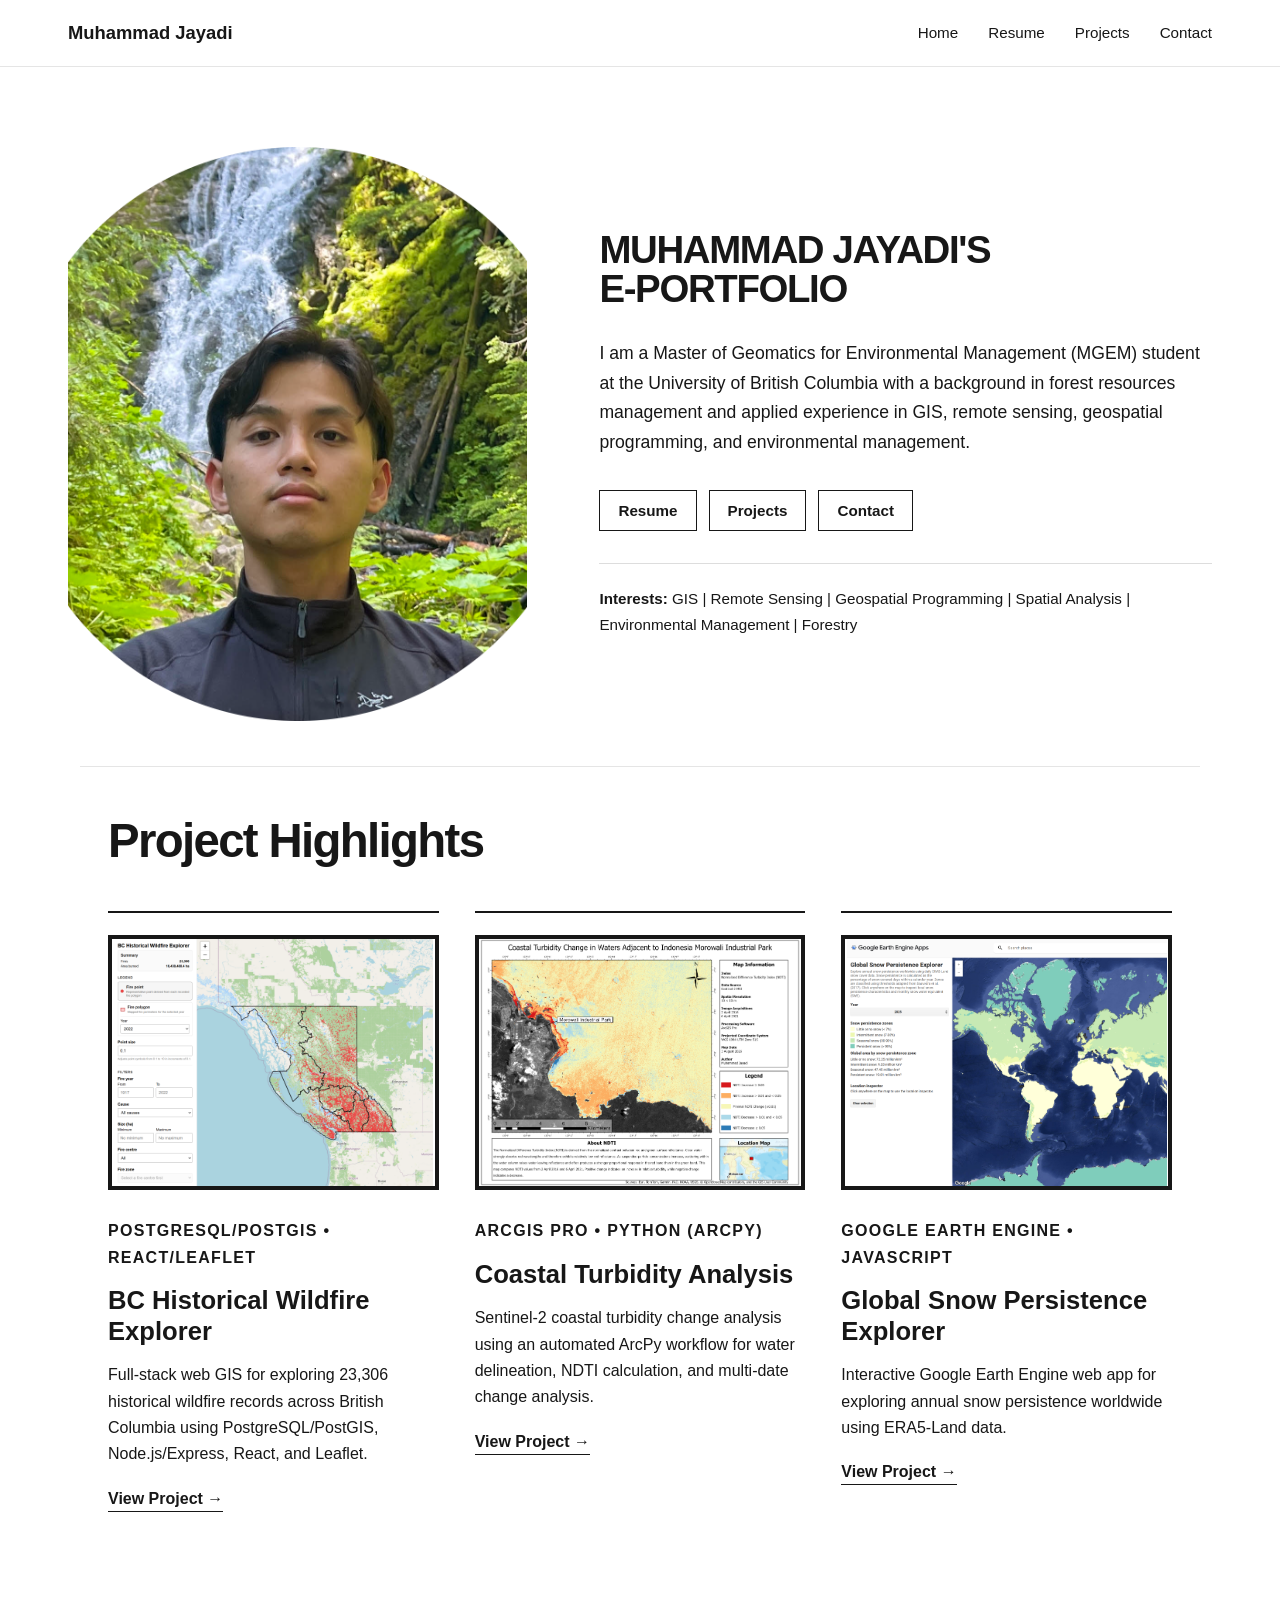
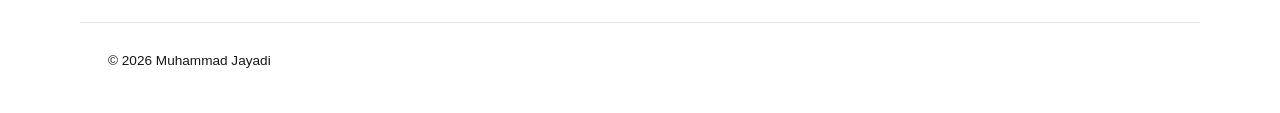
<file: index.html>
<!DOCTYPE html>
<html lang="en">

<head>
  <meta charset="UTF-8">
  <meta name="viewport" content="width=device-width, initial-scale=1.0">

  <title>Muhammad Jayadi | E-Portfolio</title>

  <link rel="stylesheet" href="styles.css">

  <style>

    .hero {
      padding-bottom: 45px;
    }

    .projects-section {
      padding-top: 50px;
    }

    .projects-grid {
      grid-template-columns: repeat(3, minmax(0, 1fr));
      gap: 36px;
    }

    .hero-content h1 {
      font-size: clamp(2.3rem, 3vw, 3.25rem);
      line-height: 1.02;
      letter-spacing: -0.035em;
      font-weight: 800;
      margin-bottom: 30px;
    }

    @media (max-width: 800px) {

      .hero {
        padding-bottom: 40px;
      }

      .projects-section {
        padding-top: 40px;
      }

      .projects-grid {
        grid-template-columns: 1fr;
        gap: 60px;
      }

      .hero-content h1 {
        font-size: clamp(2.4rem, 10vw, 3.5rem);
      }

    }

  </style>

</head>


<body>

  <!-- Navigation -->

  <header class="site-header">

    <nav class="navbar">

      <a class="site-name" href="index.html">
        Muhammad Jayadi
      </a>

      <ul class="nav-links">
        <li><a href="index.html">Home</a></li>
        <li><a href="resume.html">Resume</a></li>
        <li><a href="projects.html">Projects</a></li>
        <li><a href="contact.html">Contact</a></li>
      </ul>

    </nav>

  </header>


  <main>

    <!-- Hero -->

    <section class="hero">

      <div class="hero-image">

        <img
          src="images/Profile_picture-modified.png"
          alt="Muhammad Jayadi"
        >

      </div>


      <div class="hero-content">

        <h1>
          MUHAMMAD JAYADI'S<br>
          E-PORTFOLIO
        </h1>


        <p class="hero-intro">
          I am a Master of Geomatics for Environmental Management (MGEM)
          student at the University of British Columbia with a background in
          forest resources management and applied experience in GIS, remote
          sensing, geospatial programming, and environmental management.
        </p>


        <div class="hero-links">

          <a href="resume.html">
            Resume
          </a>

          <a href="projects.html">
            Projects
          </a>

          <a href="contact.html">
            Contact
          </a>

        </div>


        <p class="hero-interests">
          <strong>Interests:</strong>
          GIS | Remote Sensing | Geospatial Programming |
          Spatial Analysis | Environmental Management | Forestry
        </p>

      </div>

    </section>


    <!-- Project Highlights -->

    <section class="projects-section">

      <div class="section-heading">

        <h2>
          Project Highlights
        </h2>

      </div>


      <div class="projects-grid">



        <!-- BC Historical Wildfire Explorer -->

        <article class="project-card">

          <a
            class="project-image"
            href="bc-historical-wildfire-explorer.html"
          >

            <img
              src="images/bc_historical_wildfire_explorer.png"
              alt="BC Historical Wildfire Explorer web GIS showing historical wildfire records and fire-management boundaries"
            >

          </a>


          <div class="project-content">

            <p class="project-type">
              PostgreSQL/PostGIS • React/Leaflet
            </p>

            <h3>
              BC Historical Wildfire Explorer
            </h3>

            <p>
              Full-stack web GIS for exploring 23,306 historical wildfire
              records across British Columbia using PostgreSQL/PostGIS,
              Node.js/Express, React, and Leaflet.
            </p>

            <a
              class="project-link"
              href="bc-historical-wildfire-explorer.html"
            >
              View Project →
            </a>

          </div>

        </article>


        <!-- Coastal Turbidity Analysis -->

        <article class="project-card">

          <a
            class="project-image project-image-map"
            href="coastal-turbidity-analysis.html"
          >

            <img
              src="images/morowali_turbidity_map.png"
              alt="Coastal turbidity change map near the Indonesia Morowali Industrial Park"
            >

          </a>


          <div class="project-content">

            <p class="project-type">
              ArcGIS Pro • Python (ArcPy)
            </p>

            <h3>
              Coastal Turbidity Analysis
            </h3>

            <p>
              Sentinel-2 coastal turbidity change analysis using an automated
              ArcPy workflow for water delineation, NDTI calculation, and
              multi-date change analysis.
            </p>

            <a
              class="project-link"
              href="coastal-turbidity-analysis.html"
            >
              View Project →
            </a>

          </div>

        </article>


        <!-- Global Snow Persistence Explorer -->

        <article class="project-card">

          <a
            class="project-image"
            href="global-snow-persistence-explorer.html"
          >

            <img
              src="images/snow_persistence_explorer.png"
              alt="Global Snow Persistence Explorer Google Earth Engine web app"
            >

          </a>


          <div class="project-content">

            <p class="project-type">
              Google Earth Engine • JavaScript
            </p>

            <h3>
              Global Snow Persistence Explorer
            </h3>

            <p>
              Interactive Google Earth Engine web app for exploring annual
              snow persistence worldwide using ERA5-Land data.
            </p>

            <a
              class="project-link"
              href="global-snow-persistence-explorer.html"
            >
              View Project →
            </a>

          </div>

        </article>


      </div>

    </section>

  </main>


  <!-- Footer -->

  <footer class="site-footer">
    <p>© 2026 Muhammad Jayadi</p>
  </footer>


</body>

</html>
</file>
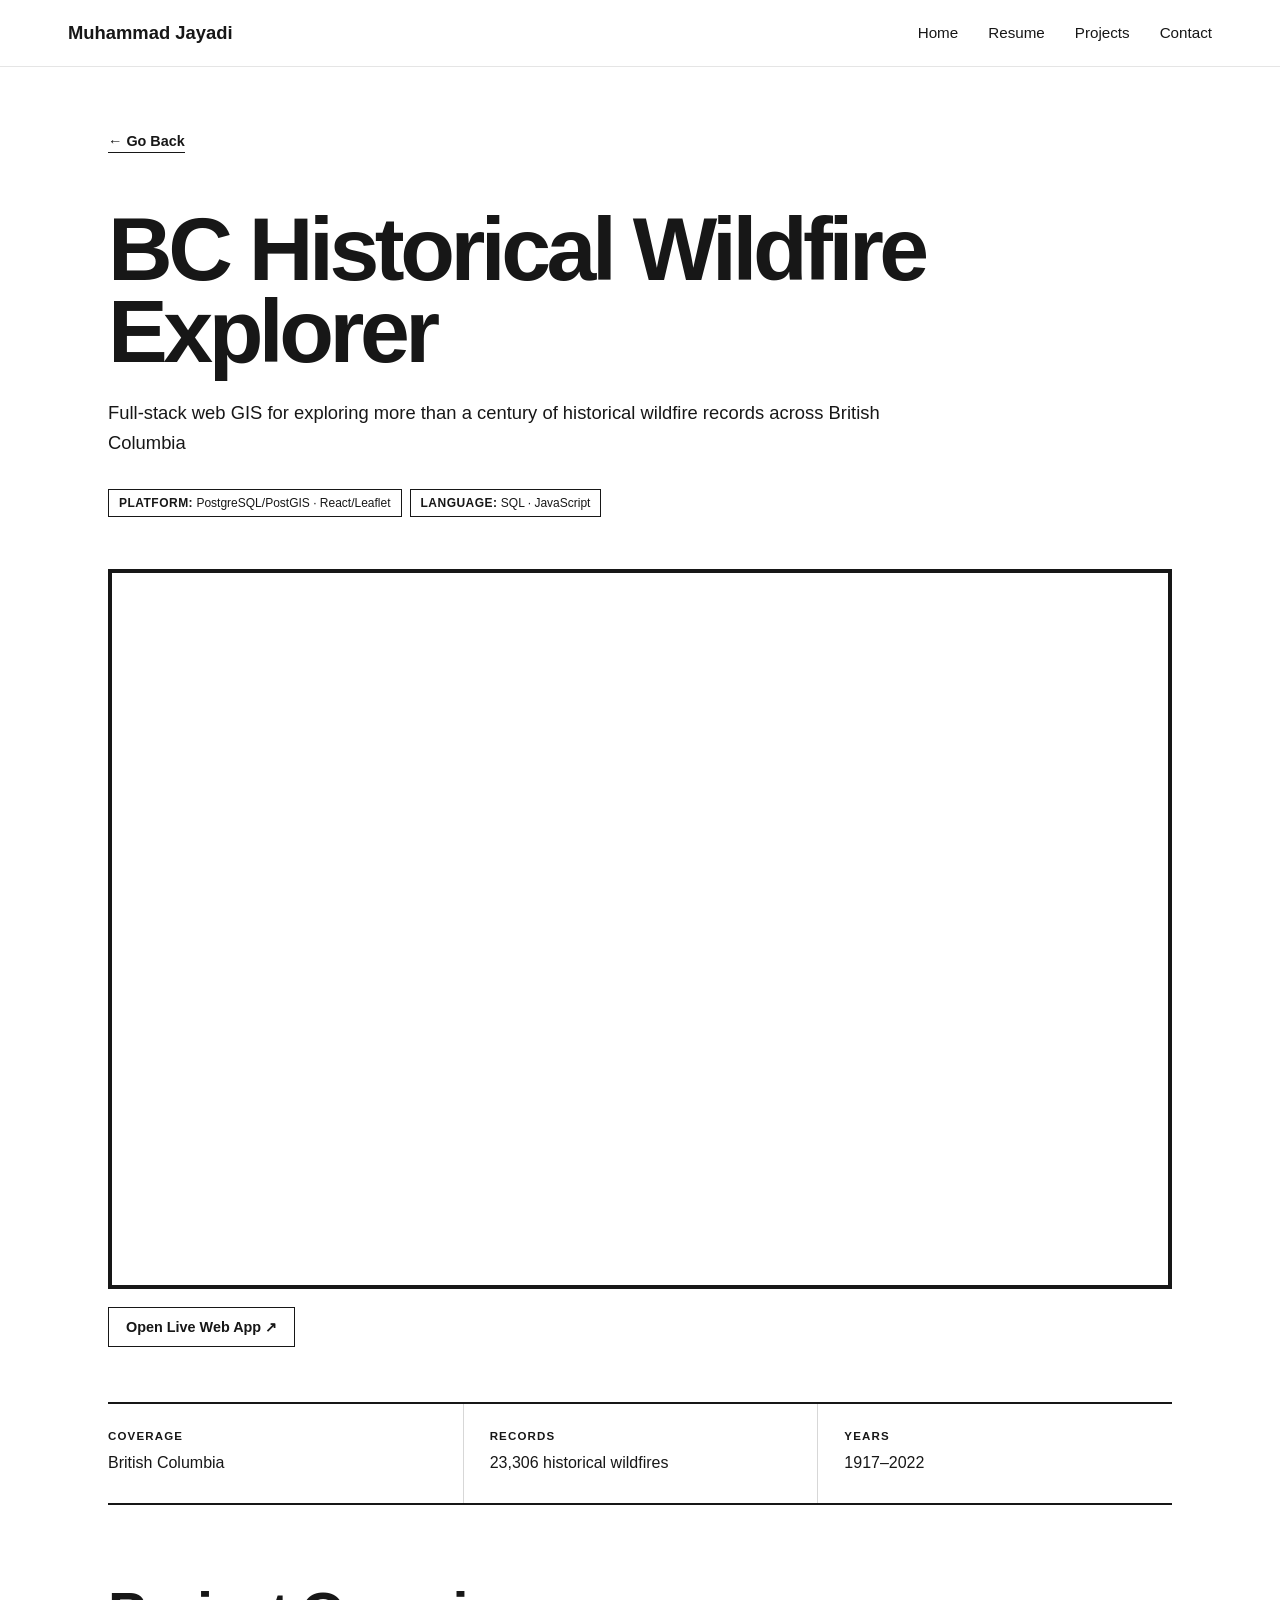
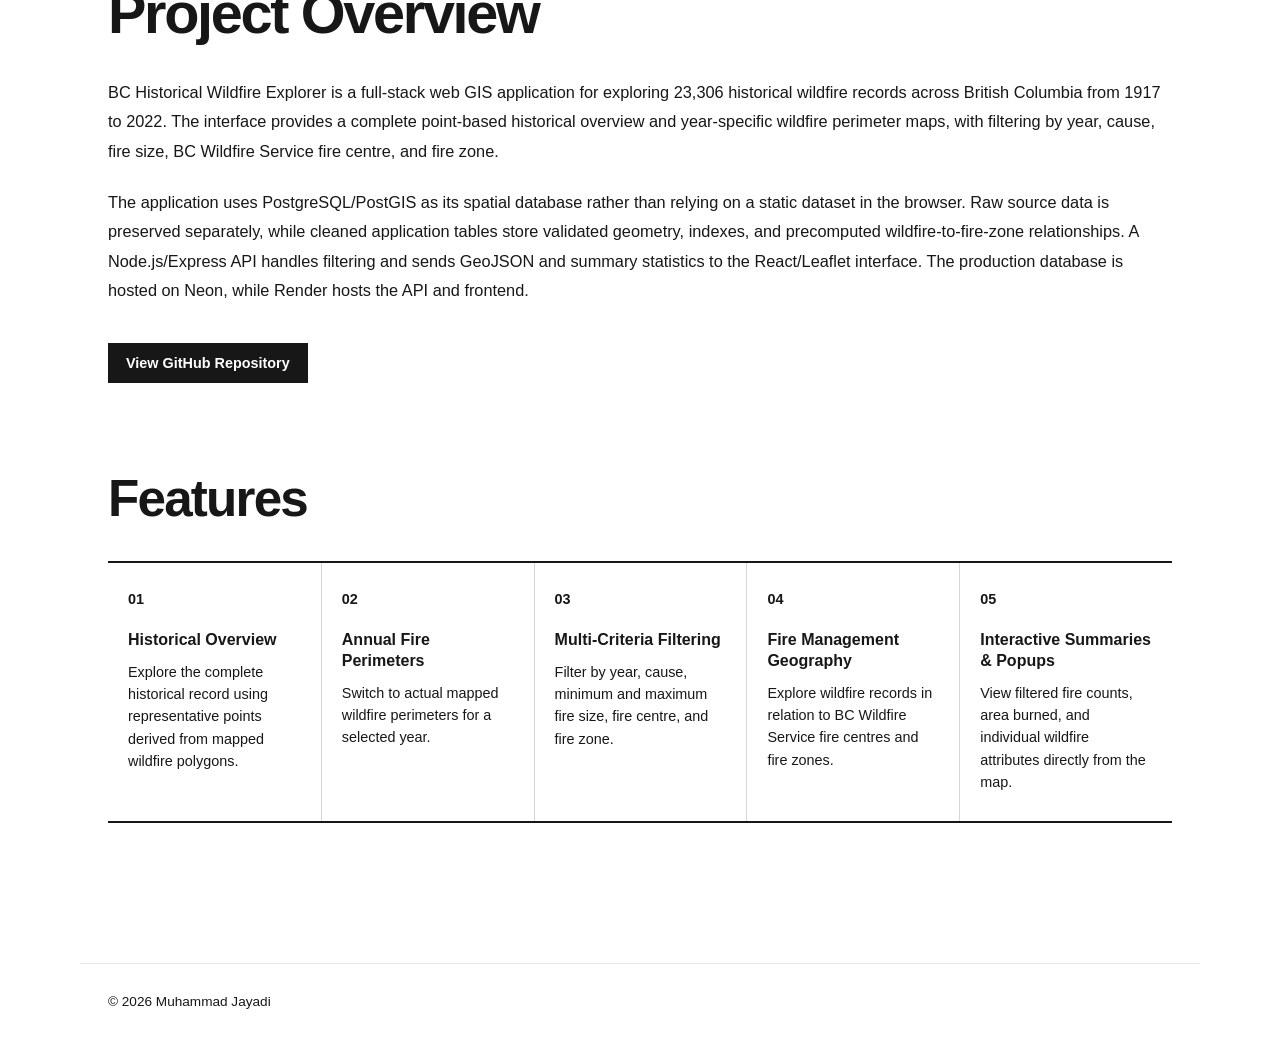
<file: bc-historical-wildfire-explorer.html>
<!DOCTYPE html>
<html lang="en">

<head>
  <meta charset="UTF-8">
  <meta name="viewport" content="width=device-width, initial-scale=1.0">

  <title>BC Historical Wildfire Explorer | Muhammad Jayadi</title>

  <link rel="stylesheet" href="styles.css">

  <style>

    .case-study {
      max-width: 1120px;
      margin: 0 auto;
      padding: 65px 28px 120px;
    }

    .case-back {
      display: inline-block;
      margin-bottom: 55px;
      font-size: 0.9rem;
      font-weight: 700;
      border-bottom: 1px solid #171717;
      padding-bottom: 3px;
    }

    .case-back:hover {
      opacity: 0.55;
    }

    .case-hero {
      max-width: 950px;
      margin-bottom: 52px;
    }

    .case-hero h1 {
      font-size: clamp(3.7rem, 7vw, 6.8rem);
      line-height: 0.92;
      letter-spacing: -0.05em;
      font-weight: 800;
      margin-bottom: 25px;
    }

    .case-subtitle {
      max-width: 820px;
      font-size: 1.15rem;
      line-height: 1.65;
    }

    .case-metadata {
      display: flex;
      flex-wrap: wrap;
      gap: 8px;
      margin-top: 30px;
    }

    .case-tag {
      border: 1px solid #171717;
      padding: 7px 10px;
      font-size: 0.75rem;
      line-height: 1;
    }

    .case-tag strong {
      font-weight: 800;
      letter-spacing: 0.04em;
    }

    .app-embed {
      width: 100%;
      height: 720px;
      border: 4px solid #171717;
      background: #ffffff;
      overflow: hidden;
      margin-bottom: 18px;
    }

    .app-embed iframe {
      display: block;
      width: 100%;
      height: 100%;
      border: 0;
    }

    .app-action {
      margin-bottom: 55px;
    }

    .app-action a {
      display: inline-block;
      border: 1px solid #171717;
      padding: 11px 17px;
      font-size: 0.9rem;
      font-weight: 700;
      transition:
        background 0.2s ease,
        color 0.2s ease;
    }

    .app-action a:hover {
      background: #171717;
      color: #ffffff;
    }

    .case-snapshot {
      display: grid;
      grid-template-columns: repeat(3, minmax(0, 1fr));
      border-top: 2px solid #171717;
      border-bottom: 2px solid #171717;
      margin-bottom: 80px;
    }

    .snapshot-item {
      padding: 26px 26px 28px 0;
    }

    .snapshot-item + .snapshot-item {
      border-left: 1px solid #d7d7d7;
      padding-left: 26px;
    }

    .snapshot-label {
      font-size: 0.72rem;
      font-weight: 800;
      letter-spacing: 0.1em;
      margin-bottom: 9px;
    }

    .snapshot-value {
      font-size: 1rem;
      line-height: 1.55;
    }

    .case-overview {
      width: 100%;
      margin-bottom: 90px;
    }

    .case-overview h2 {
      font-size: clamp(2.5rem, 4.5vw, 4rem);
      line-height: 1;
      letter-spacing: -0.04em;
      margin-bottom: 35px;
    }

    .overview-text {
      width: 100%;
    }

    .overview-text p {
      font-size: 1.02rem;
      line-height: 1.8;
    }

    .overview-text p + p {
      margin-top: 22px;
    }

    .overview-action {
      margin-top: 38px;
    }

    .overview-action a {
      display: inline-block;
      background: #171717;
      color: #ffffff;
      border: 1px solid #171717;
      padding: 11px 17px;
      font-size: 0.9rem;
      font-weight: 700;
      transition:
        background 0.2s ease,
        color 0.2s ease;
    }

    .overview-action a:hover {
      background: #ffffff;
      color: #171717;
    }

    .features-section {
      margin-bottom: 20px;
    }

    .features-heading {
      margin-bottom: 36px;
    }

    .features-heading h2 {
      font-size: clamp(2.3rem, 4vw, 3.8rem);
      line-height: 1;
      letter-spacing: -0.035em;
    }

    .features-grid {
      display: grid;
      grid-template-columns: repeat(5, minmax(0, 1fr));
      border-top: 2px solid #171717;
      border-bottom: 2px solid #171717;
    }

    .feature-item {
      padding: 25px 20px 28px;
    }

    .feature-item + .feature-item {
      border-left: 1px solid #d7d7d7;
    }

    .feature-number {
      font-size: 0.75rem;
      font-weight: 800;
      margin-bottom: 20px;
    }

    .feature-item h3 {
      font-size: 1rem;
      line-height: 1.3;
      margin-bottom: 10px;
    }

    .feature-item p {
      font-size: 0.9rem;
      line-height: 1.55;
    }

    @media (max-width: 800px) {

      .case-study {
        padding-top: 45px;
      }

      .case-back {
        margin-bottom: 40px;
      }

      .case-hero h1 {
        font-size: clamp(3rem, 13vw, 5rem);
      }

      .app-embed {
        height: 600px;
      }

      .case-snapshot {
        grid-template-columns: 1fr;
      }

      .snapshot-item {
        padding: 22px 0;
      }

      .snapshot-item + .snapshot-item {
        border-left: 0;
        border-top: 1px solid #d7d7d7;
        padding-left: 0;
      }

      .features-grid {
        grid-template-columns: 1fr;
      }

      .feature-item {
        padding-left: 0;
        padding-right: 0;
      }

      .feature-item + .feature-item {
        border-left: 0;
        border-top: 1px solid #d7d7d7;
      }

    }

  </style>

</head>


<body>

  <!-- Navigation -->

  <header class="site-header">

    <nav class="navbar">

      <a class="site-name" href="index.html">
        Muhammad Jayadi
      </a>

      <ul class="nav-links">
        <li><a href="index.html">Home</a></li>
        <li><a href="resume.html">Resume</a></li>
        <li><a href="projects.html">Projects</a></li>
        <li><a href="contact.html">Contact</a></li>
      </ul>

    </nav>

  </header>


  <main class="case-study">

    <!-- Go Back -->

    <a
      class="case-back"
      href="projects.html"
    >
      ← Go Back
    </a>


    <!-- Hero -->

    <section class="case-hero">

      <h1>
        BC Historical Wildfire Explorer
      </h1>

      <p class="case-subtitle">
        Full-stack web GIS for exploring more than a century of historical
        wildfire records across British Columbia
      </p>


      <div class="case-metadata">

        <span class="case-tag">
          <strong>PLATFORM:</strong> PostgreSQL/PostGIS · React/Leaflet
        </span>

        <span class="case-tag">
          <strong>LANGUAGE:</strong> SQL · JavaScript
        </span>

      </div>

    </section>


    <!-- Live Web App -->

    <div class="app-embed">

      <iframe
        src="https://bc-historical-wildfire-explorer.onrender.com"
        title="BC Historical Wildfire Explorer"
        loading="lazy"
        allowfullscreen>
      </iframe>

    </div>


    <div class="app-action">

      <a
        href="https://bc-historical-wildfire-explorer.onrender.com"
        target="_blank"
        rel="noopener noreferrer"
      >
        Open Live Web App ↗
      </a>

    </div>


    <!-- Snapshot -->

    <section class="case-snapshot">

      <div class="snapshot-item">

        <p class="snapshot-label">
          COVERAGE
        </p>

        <p class="snapshot-value">
          British Columbia
        </p>

      </div>


      <div class="snapshot-item">

        <p class="snapshot-label">
          RECORDS
        </p>

        <p class="snapshot-value">
          23,306 historical wildfires
        </p>

      </div>


      <div class="snapshot-item">

        <p class="snapshot-label">
          YEARS
        </p>

        <p class="snapshot-value">
          1917–2022
        </p>

      </div>

    </section>


    <!-- Project Overview -->

    <section class="case-overview">

      <h2>
        Project Overview
      </h2>


      <div class="overview-text">

        <p>
          BC Historical Wildfire Explorer is a full-stack web GIS application
          for exploring 23,306 historical wildfire records across British
          Columbia from 1917 to 2022. The interface provides a complete
          point-based historical overview and year-specific wildfire perimeter
          maps, with filtering by year, cause, fire size, BC Wildfire Service
          fire centre, and fire zone.
        </p>

        <p>
          The application uses PostgreSQL/PostGIS as its spatial database rather
          than relying on a static dataset in the browser. Raw source data is
          preserved separately, while cleaned application tables store
          validated geometry, indexes, and precomputed wildfire-to-fire-zone
          relationships. A Node.js/Express API handles filtering and sends
          GeoJSON and summary statistics to the React/Leaflet interface. The
          production database is hosted on Neon, while Render hosts the API and
          frontend.
        </p>

      </div>


      <div class="overview-action">

        <a
          href="https://github.com/muhammadihsanjayadi/bc-historical-wildfire-explorer"
          target="_blank"
          rel="noopener noreferrer"
        >
          View GitHub Repository
        </a>

      </div>

    </section>


    <!-- Features -->

    <section class="features-section">

      <div class="features-heading">

        <h2>
          Features
        </h2>

      </div>


      <div class="features-grid">

        <article class="feature-item">

          <p class="feature-number">
            01
          </p>

          <h3>
            Historical Overview
          </h3>

          <p>
            Explore the complete historical record using representative points
            derived from mapped wildfire polygons.
          </p>

        </article>


        <article class="feature-item">

          <p class="feature-number">
            02
          </p>

          <h3>
            Annual Fire Perimeters
          </h3>

          <p>
            Switch to actual mapped wildfire perimeters for a selected year.
          </p>

        </article>


        <article class="feature-item">

          <p class="feature-number">
            03
          </p>

          <h3>
            Multi-Criteria Filtering
          </h3>

          <p>
            Filter by year, cause, minimum and maximum fire size, fire centre,
            and fire zone.
          </p>

        </article>


        <article class="feature-item">

          <p class="feature-number">
            04
          </p>

          <h3>
            Fire Management Geography
          </h3>

          <p>
            Explore wildfire records in relation to BC Wildfire Service fire
            centres and fire zones.
          </p>

        </article>


        <article class="feature-item">

          <p class="feature-number">
            05
          </p>

          <h3>
            Interactive Summaries &amp; Popups
          </h3>

          <p>
            View filtered fire counts, area burned, and individual wildfire
            attributes directly from the map.
          </p>

        </article>

      </div>

    </section>

  </main>


  <!-- Footer -->

  <footer class="site-footer">
    <p>© 2026 Muhammad Jayadi</p>
  </footer>

</body>

</html>
</file>
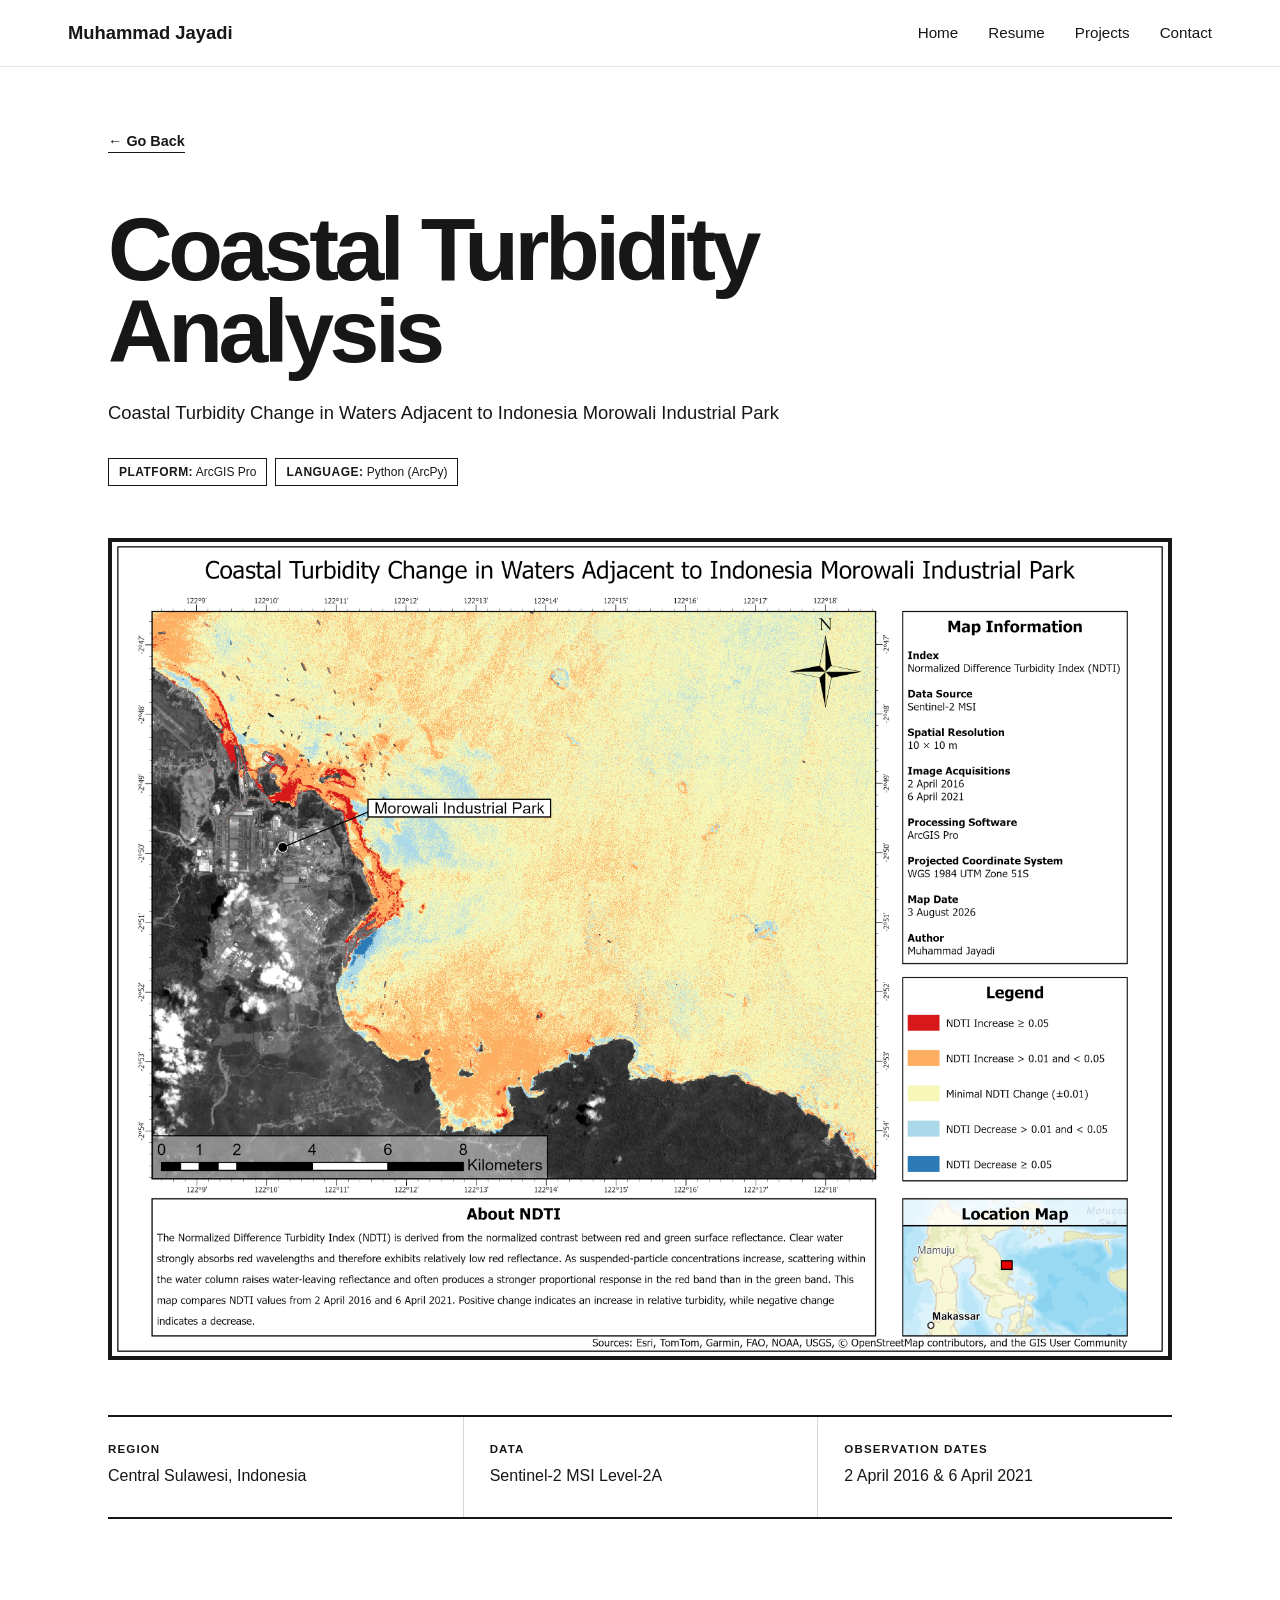
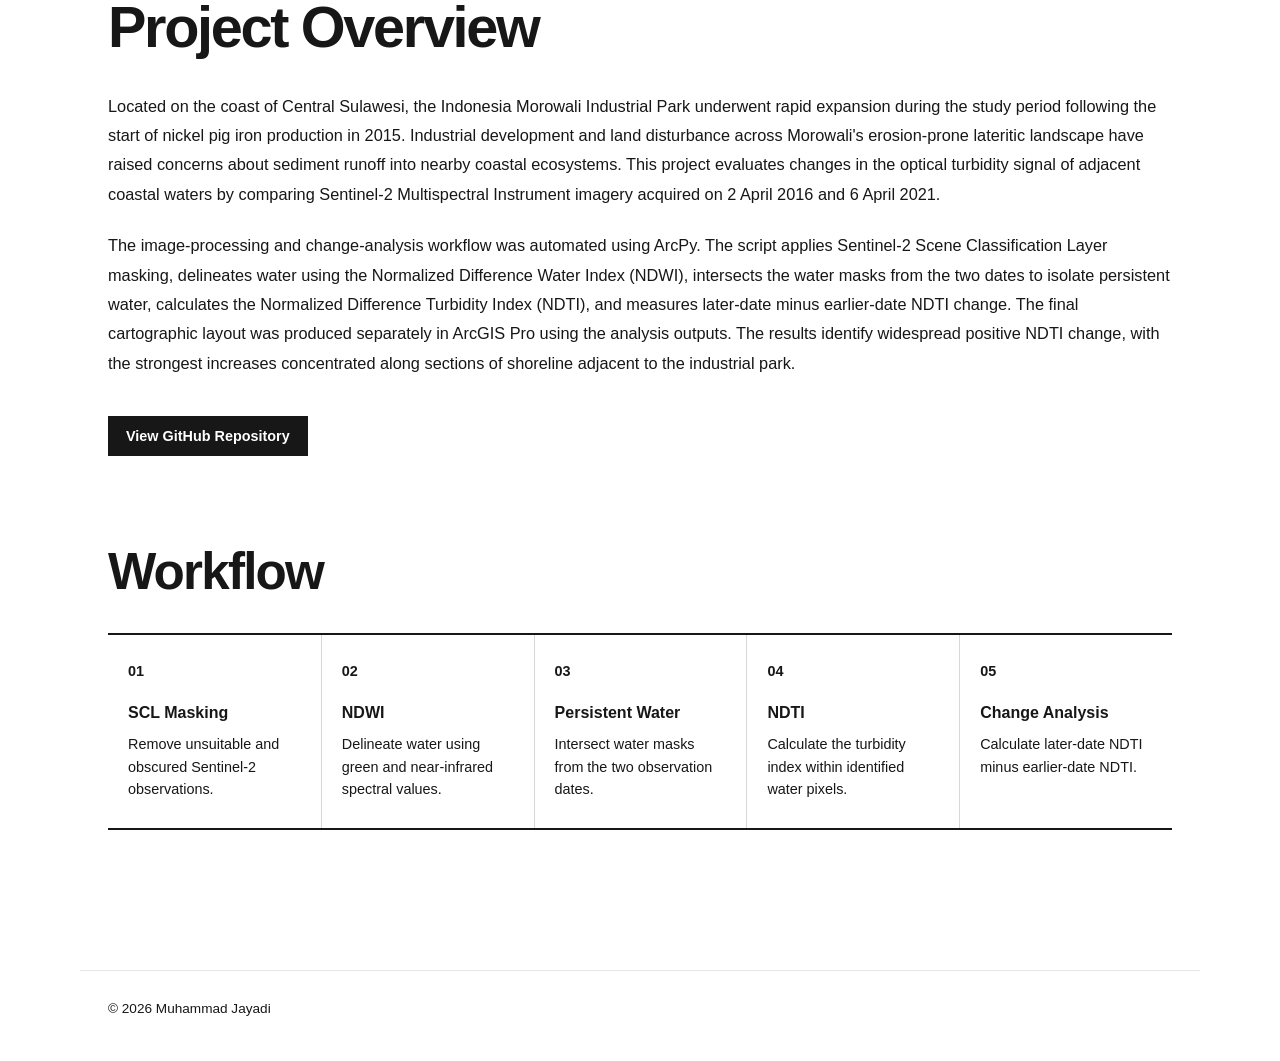
<file: coastal-turbidity-analysis.html>
<!DOCTYPE html>
<html lang="en">

<head>
  <meta charset="UTF-8">
  <meta name="viewport" content="width=device-width, initial-scale=1.0">

  <title>Coastal Turbidity Analysis | Muhammad Jayadi</title>

  <link rel="stylesheet" href="styles.css">

  <style>

    .case-study {
      max-width: 1120px;
      margin: 0 auto;
      padding: 65px 28px 120px;
    }

    .case-back {
      display: inline-block;
      margin-bottom: 55px;
      font-size: 0.9rem;
      font-weight: 700;
      border-bottom: 1px solid #171717;
      padding-bottom: 3px;
    }

    .case-back:hover {
      opacity: 0.55;
    }

    .case-hero {
      max-width: 950px;
      margin-bottom: 52px;
    }

    .case-hero h1 {
      font-size: clamp(3.7rem, 7vw, 6.8rem);
      line-height: 0.92;
      letter-spacing: -0.05em;
      font-weight: 800;
      margin-bottom: 25px;
    }

    .case-subtitle {
      max-width: 820px;
      font-size: 1.15rem;
      line-height: 1.65;
    }

    .case-metadata {
      display: flex;
      flex-wrap: wrap;
      gap: 8px;
      margin-top: 30px;
    }

    .case-tag {
      border: 1px solid #171717;
      padding: 7px 10px;
      font-size: 0.75rem;
      line-height: 1;
    }

    .case-tag strong {
      font-weight: 800;
      letter-spacing: 0.04em;
    }

    .case-map {
      display: block;
      width: 100%;
      aspect-ratio: 11 / 8.5;
      overflow: hidden;
      border: 4px solid #171717;
      margin-bottom: 55px;
      background: #ffffff;
    }

    .case-map img {
      width: 100%;
      height: 100%;
      object-fit: contain;
      object-position: center;
      transition: opacity 0.25s ease;
    }

    .case-map:hover img {
      opacity: 0.93;
    }

    .case-snapshot {
      display: grid;
      grid-template-columns: repeat(3, minmax(0, 1fr));
      border-top: 2px solid #171717;
      border-bottom: 2px solid #171717;
      margin-bottom: 80px;
    }

    .snapshot-item {
      padding: 26px 26px 28px 0;
    }

    .snapshot-item + .snapshot-item {
      border-left: 1px solid #d7d7d7;
      padding-left: 26px;
    }

    .snapshot-label {
      font-size: 0.72rem;
      font-weight: 800;
      letter-spacing: 0.1em;
      margin-bottom: 9px;
    }

    .snapshot-value {
      font-size: 1rem;
      line-height: 1.55;
    }

    .case-overview {
      width: 100%;
      margin-bottom: 90px;
    }

    .case-overview h2 {
      font-size: clamp(2.5rem, 4.5vw, 4rem);
      line-height: 1;
      letter-spacing: -0.04em;
      margin-bottom: 35px;
    }

    .overview-text {
      width: 100%;
    }

    .overview-text p {
      font-size: 1.02rem;
      line-height: 1.8;
    }

    .overview-text p + p {
      margin-top: 22px;
    }

    .overview-action {
      margin-top: 38px;
    }

    .overview-action a {
      display: inline-block;
      background: #171717;
      color: #ffffff;
      border: 1px solid #171717;
      padding: 11px 17px;
      font-size: 0.9rem;
      font-weight: 700;
      transition:
        background 0.2s ease,
        color 0.2s ease;
    }

    .overview-action a:hover {
      background: #ffffff;
      color: #171717;
    }

    .workflow-section {
      margin-bottom: 20px;
    }

    .workflow-heading {
      margin-bottom: 36px;
    }

    .workflow-heading h2 {
      font-size: clamp(2.3rem, 4vw, 3.8rem);
      line-height: 1;
      letter-spacing: -0.035em;
    }

    .workflow-grid {
      display: grid;
      grid-template-columns: repeat(5, minmax(0, 1fr));
      border-top: 2px solid #171717;
      border-bottom: 2px solid #171717;
    }

    .workflow-step {
      padding: 25px 20px 28px;
    }

    .workflow-step + .workflow-step {
      border-left: 1px solid #d7d7d7;
    }

    .workflow-number {
      font-size: 0.75rem;
      font-weight: 800;
      margin-bottom: 20px;
    }

    .workflow-step h3 {
      font-size: 1rem;
      line-height: 1.3;
      margin-bottom: 10px;
    }

    .workflow-step p {
      font-size: 0.9rem;
      line-height: 1.55;
    }

    @media (max-width: 800px) {

      .case-study {
        padding-top: 45px;
      }

      .case-back {
        margin-bottom: 40px;
      }

      .case-hero h1 {
        font-size: clamp(3rem, 13vw, 5rem);
      }

      .case-snapshot {
        grid-template-columns: 1fr;
      }

      .snapshot-item {
        padding: 22px 0;
      }

      .snapshot-item + .snapshot-item {
        border-left: 0;
        border-top: 1px solid #d7d7d7;
        padding-left: 0;
      }

      .workflow-grid {
        grid-template-columns: 1fr;
      }

      .workflow-step {
        padding-left: 0;
        padding-right: 0;
      }

      .workflow-step + .workflow-step {
        border-left: 0;
        border-top: 1px solid #d7d7d7;
      }

    }

  </style>

</head>


<body>

  <!-- Navigation -->

  <header class="site-header">

    <nav class="navbar">

      <a class="site-name" href="index.html">
        Muhammad Jayadi
      </a>

      <ul class="nav-links">
        <li><a href="index.html">Home</a></li>
        <li><a href="resume.html">Resume</a></li>
        <li><a href="projects.html">Projects</a></li>
        <li><a href="contact.html">Contact</a></li>
      </ul>

    </nav>

  </header>


  <main class="case-study">

    <!-- Go Back -->

    <a
      class="case-back"
      href="projects.html"
    >
      ← Go Back
    </a>


    <!-- Hero -->

    <section class="case-hero">

      <h1>
        Coastal Turbidity Analysis
      </h1>

      <p class="case-subtitle">
        Coastal Turbidity Change in Waters Adjacent to Indonesia Morowali
        Industrial Park
      </p>


      <div class="case-metadata">

        <span class="case-tag">
          <strong>PLATFORM:</strong> ArcGIS Pro
        </span>

        <span class="case-tag">
          <strong>LANGUAGE:</strong> Python (ArcPy)
        </span>

      </div>

    </section>


    <!-- Main Map -->

    <a
      class="case-map"
      href="images/morowali_turbidity_map.png"
      target="_blank"
      rel="noopener noreferrer"
    >

      <img
        src="images/morowali_turbidity_map.png"
        alt="Coastal turbidity change map near the Indonesia Morowali Industrial Park"
      >

    </a>


    <!-- Snapshot -->

    <section class="case-snapshot">

      <div class="snapshot-item">

        <p class="snapshot-label">
          REGION
        </p>

        <p class="snapshot-value">
          Central Sulawesi, Indonesia
        </p>

      </div>


      <div class="snapshot-item">

        <p class="snapshot-label">
          DATA
        </p>

        <p class="snapshot-value">
          Sentinel-2 MSI Level-2A
        </p>

      </div>


      <div class="snapshot-item">

        <p class="snapshot-label">
          OBSERVATION DATES
        </p>

        <p class="snapshot-value">
          2 April 2016 &amp; 6 April 2021
        </p>

      </div>

    </section>


    <!-- Project Overview -->

    <section class="case-overview">

      <h2>
        Project Overview
      </h2>


      <div class="overview-text">

        <p>
          Located on the coast of Central Sulawesi, the Indonesia Morowali
          Industrial Park underwent rapid expansion during the study period
          following the start of nickel pig iron production in 2015.
          Industrial development and land disturbance across Morowali's
          erosion-prone lateritic landscape have raised concerns about
          sediment runoff into nearby coastal ecosystems. This project
          evaluates changes in the optical turbidity signal of adjacent
          coastal waters by comparing Sentinel-2 Multispectral Instrument
          imagery acquired on 2 April 2016 and 6 April 2021.
        </p>

        <p>
          The image-processing and change-analysis workflow was automated
          using ArcPy. The script applies Sentinel-2 Scene Classification
          Layer masking, delineates water using the Normalized Difference
          Water Index (NDWI), intersects the water masks from the two dates
          to isolate persistent water, calculates the Normalized Difference
          Turbidity Index (NDTI), and measures later-date minus earlier-date
          NDTI change. The final cartographic layout was produced separately
          in ArcGIS Pro using the analysis outputs. The results identify
          widespread positive NDTI change, with the strongest increases
          concentrated along sections of shoreline adjacent to the
          industrial park.
        </p>

      </div>


      <div class="overview-action">

        <a
          href="https://github.com/muhammadihsanjayadi/coastal-turbidity-analysis"
          target="_blank"
          rel="noopener noreferrer"
        >
          View GitHub Repository
        </a>

      </div>

    </section>


    <!-- Workflow -->

    <section class="workflow-section">

      <div class="workflow-heading">

        <h2>
          Workflow
        </h2>

      </div>


      <div class="workflow-grid">

        <article class="workflow-step">

          <p class="workflow-number">
            01
          </p>

          <h3>
            SCL Masking
          </h3>

          <p>
            Remove unsuitable and obscured Sentinel-2 observations.
          </p>

        </article>


        <article class="workflow-step">

          <p class="workflow-number">
            02
          </p>

          <h3>
            NDWI
          </h3>

          <p>
            Delineate water using green and near-infrared spectral values.
          </p>

        </article>


        <article class="workflow-step">

          <p class="workflow-number">
            03
          </p>

          <h3>
            Persistent Water
          </h3>

          <p>
            Intersect water masks from the two observation dates.
          </p>

        </article>


        <article class="workflow-step">

          <p class="workflow-number">
            04
          </p>

          <h3>
            NDTI
          </h3>

          <p>
            Calculate the turbidity index within identified water pixels.
          </p>

        </article>


        <article class="workflow-step">

          <p class="workflow-number">
            05
          </p>

          <h3>
            Change Analysis
          </h3>

          <p>
            Calculate later-date NDTI minus earlier-date NDTI.
          </p>

        </article>

      </div>

    </section>

  </main>


  <!-- Footer -->

  <footer class="site-footer">
    <p>© 2026 Muhammad Jayadi</p>
  </footer>

</body>

</html>
</file>
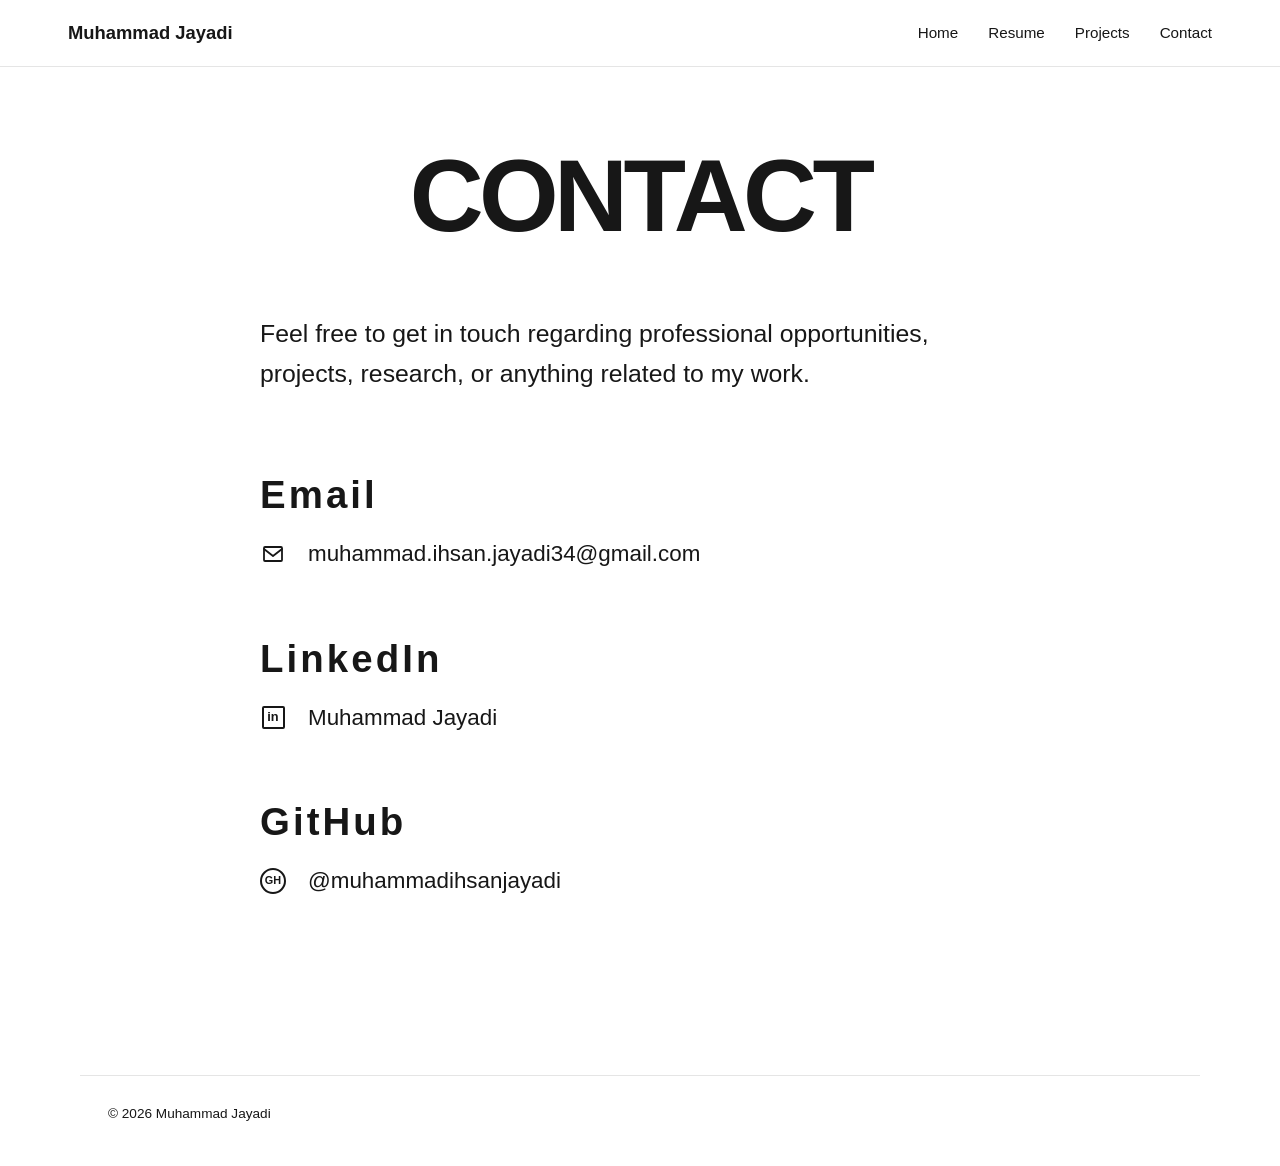
<file: contact.html>
<!DOCTYPE html>
<html lang="en">

<head>
  <meta charset="UTF-8">
  <meta name="viewport" content="width=device-width, initial-scale=1.0">

  <title>Contact | Muhammad Jayadi</title>

  <link rel="stylesheet" href="styles.css">

  <style>

    .contact-page {
      max-width: 1120px;
      margin: 0 auto;
      padding: 80px 28px 120px;
    }

    .contact-heading {
      text-align: center;
      padding-bottom: 70px;
    }

    .contact-heading h1 {
      font-size: clamp(4rem, 8vw, 7rem);
      line-height: 0.95;
      letter-spacing: -0.045em;
      font-weight: 800;
    }

    .contact-intro {
      max-width: 760px;
      margin: 0 auto 80px;
      text-align: left;
    }

    .contact-intro p {
      max-width: 700px;
      font-size: 1.55rem;
      line-height: 1.6;
    }

    .contact-methods {
      max-width: 760px;
      margin: 0 auto;
    }

    .contact-method {
      padding: 0 0 58px;
    }

    .contact-method + .contact-method {
      padding-top: 10px;
    }

    .contact-method h2 {
      font-size: clamp(1.8rem, 3vw, 2.5rem);
      line-height: 1.1;
      letter-spacing: 0.08em;
      font-weight: 650;
      margin-bottom: 22px;
    }

    .contact-link {
      display: inline-flex;
      align-items: center;
      gap: 22px;

      font-size: clamp(1.05rem, 2vw, 1.4rem);
      line-height: 1.4;

      transition: opacity 0.2s ease;
    }

    .contact-link:hover {
      opacity: 0.55;
    }

    .contact-icon {
      width: 26px;
      height: 26px;
      flex: 0 0 26px;

      display: flex;
      align-items: center;
      justify-content: center;
    }

    .contact-icon svg {
      width: 24px;
      height: 24px;

      stroke: currentColor;
      fill: none;

      stroke-width: 1.8;
      stroke-linecap: round;
      stroke-linejoin: round;
    }

    .linkedin-icon {
      width: 23px;
      height: 23px;

      border: 2px solid #171717;
      border-radius: 2px;

      display: flex;
      align-items: center;
      justify-content: center;

      font-size: 0.8rem;
      font-weight: 800;
      line-height: 1;
    }

    .github-icon {
      width: 26px;
      height: 26px;

      display: flex;
      align-items: center;
      justify-content: center;

      font-size: 0.68rem;
      font-weight: 800;

      border: 2px solid #171717;
      border-radius: 50%;
    }

    @media (max-width: 800px) {

      .contact-page {
        padding-top: 60px;
      }

      .contact-heading {
        padding-bottom: 55px;
      }

      .contact-intro {
        margin-bottom: 65px;
      }

      .contact-intro p {
        font-size: 1.3rem;
      }

      .contact-method {
        padding-bottom: 50px;
      }

      .contact-method h2 {
        margin-bottom: 18px;
      }

      .contact-link {
        gap: 16px;
        overflow-wrap: anywhere;
      }

    }

  </style>

</head>


<body>

  <!-- Navigation -->

  <header class="site-header">

    <nav class="navbar">

      <a class="site-name" href="index.html">
        Muhammad Jayadi
      </a>

      <ul class="nav-links">
        <li><a href="index.html">Home</a></li>
        <li><a href="resume.html">Resume</a></li>
        <li><a href="projects.html">Projects</a></li>
        <li><a href="contact.html">Contact</a></li>
      </ul>

    </nav>

  </header>


  <main class="contact-page">

    <!-- Heading -->

    <section class="contact-heading">

      <h1>
        CONTACT
      </h1>

    </section>


    <!-- Intro -->

    <section class="contact-intro">

      <p>
        Feel free to get in touch regarding professional opportunities,
        projects, research, or anything related to my work.
      </p>

    </section>


    <!-- Contact Methods -->

    <section class="contact-methods">


      <!-- Email -->

      <div class="contact-method">

        <h2>
          Email
        </h2>

        <a
          class="contact-link"
          href="mailto:muhammad.ihsan.jayadi34@gmail.com"
        >

          <span class="contact-icon">

            <svg viewBox="0 0 24 24" aria-hidden="true">
              <rect x="3" y="5" width="18" height="14" rx="1"></rect>
              <path d="M3 7l9 7 9-7"></path>
            </svg>

          </span>

          <span>
            muhammad.ihsan.jayadi34@gmail.com
          </span>

        </a>

      </div>


      <!-- LinkedIn -->

      <div class="contact-method">

        <h2>
          LinkedIn
        </h2>

        <a
          class="contact-link"
          href="https://www.linkedin.com/in/muhammad-jayadi-181474328/"
          target="_blank"
          rel="noopener noreferrer"
        >

          <span class="contact-icon">

            <span class="linkedin-icon">
              in
            </span>

          </span>

          <span>
            Muhammad Jayadi
          </span>

        </a>

      </div>


      <!-- GitHub -->

      <div class="contact-method">

        <h2>
          GitHub
        </h2>

        <a
          class="contact-link"
          href="https://github.com/muhammadihsanjayadi"
          target="_blank"
          rel="noopener noreferrer"
        >

          <span class="contact-icon">

            <span class="github-icon">
              GH
            </span>

          </span>

          <span>
            @muhammadihsanjayadi
          </span>

        </a>

      </div>


    </section>

  </main>


  <!-- Footer -->

  <footer class="site-footer">
    <p>© 2026 Muhammad Jayadi</p>
  </footer>

</body>

</html>
</file>
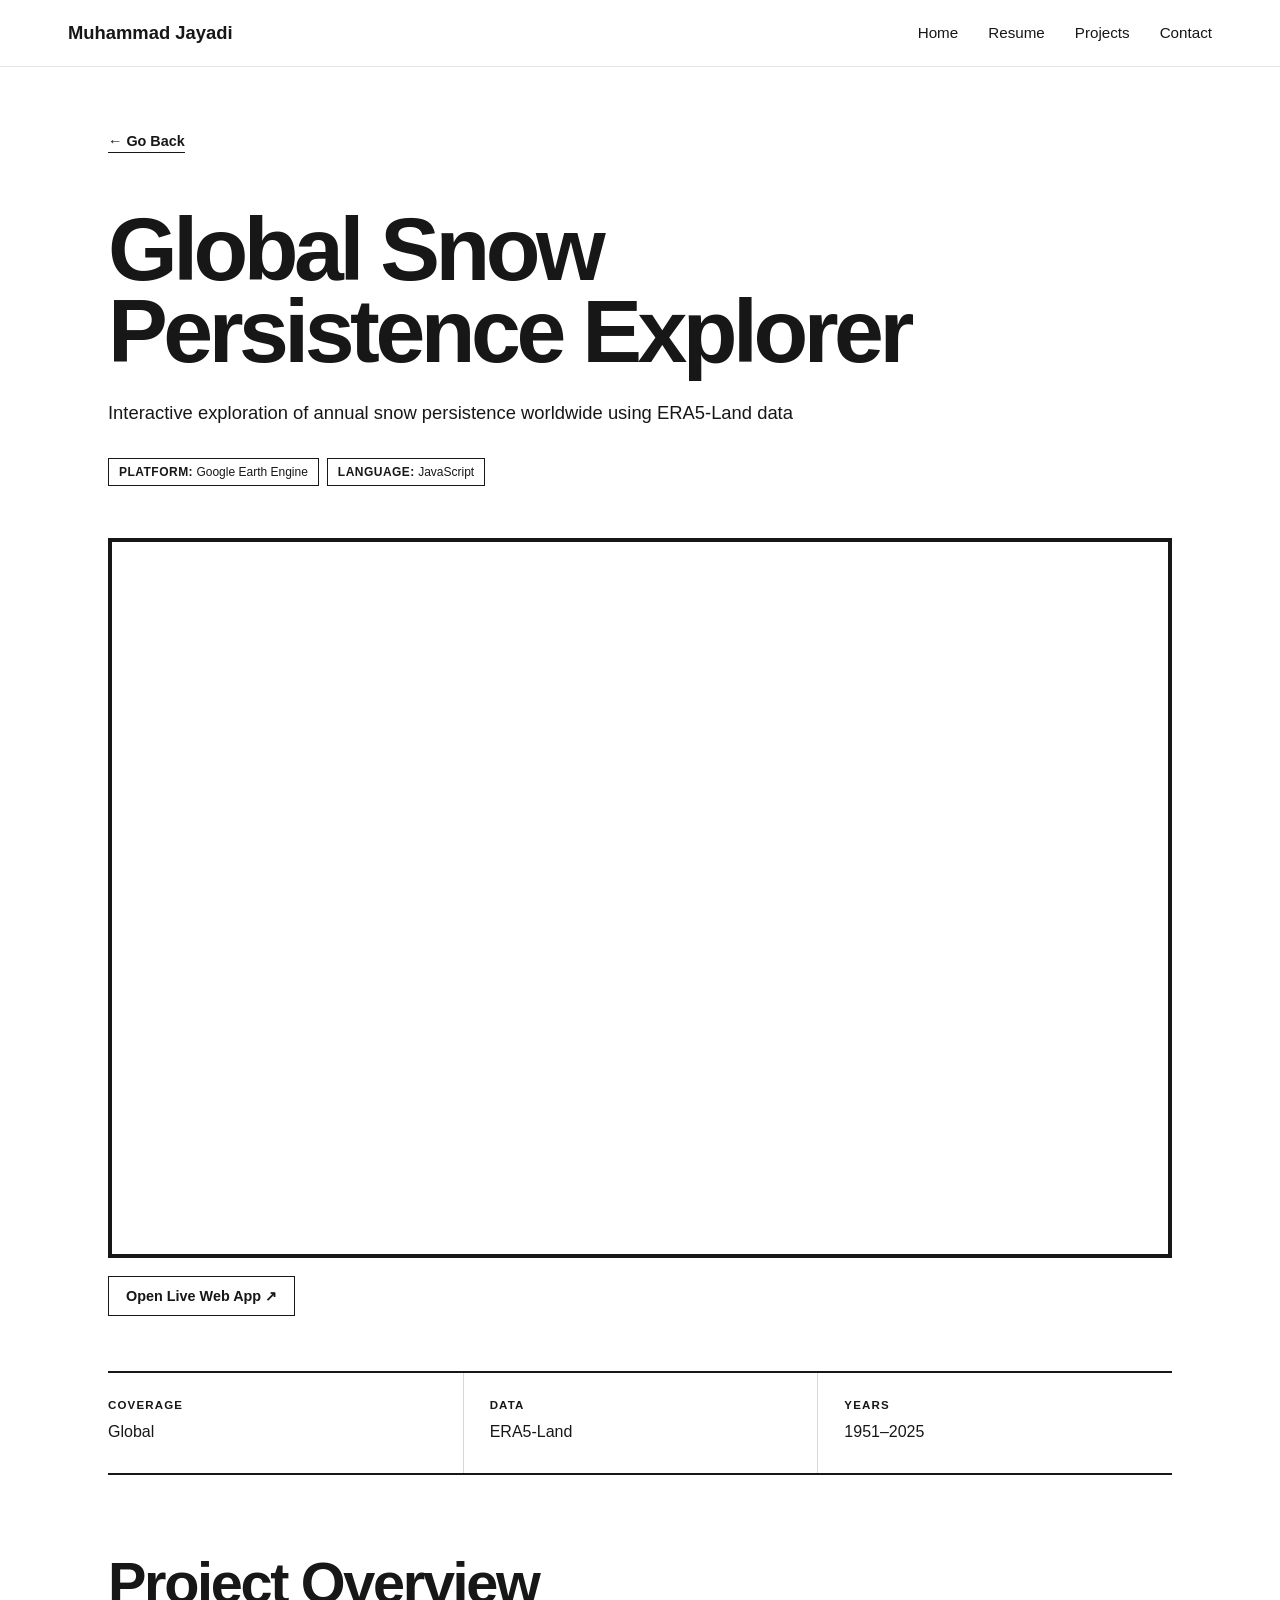
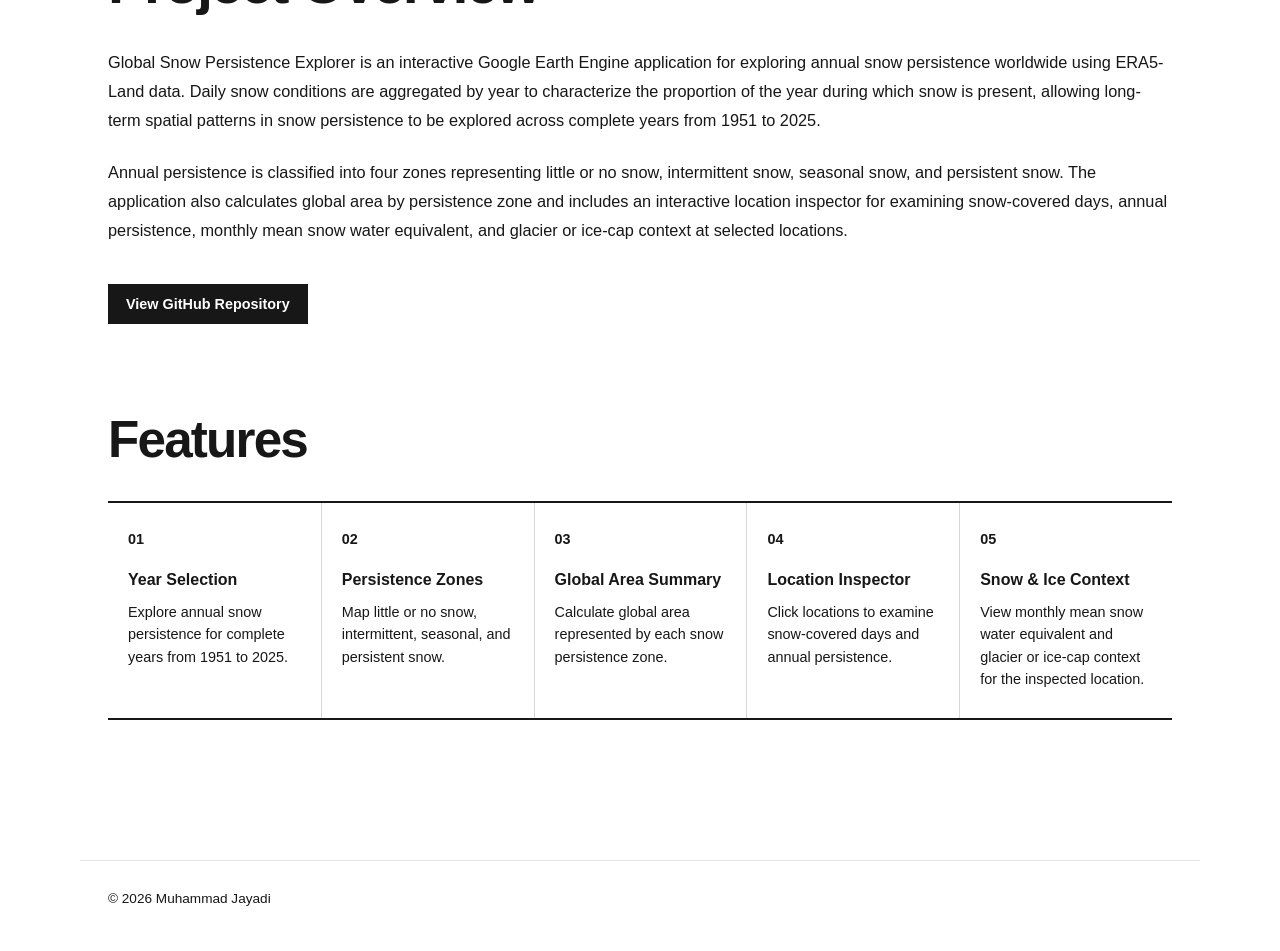
<file: global-snow-persistence-explorer.html>
<!DOCTYPE html>
<html lang="en">

<head>
  <meta charset="UTF-8">
  <meta name="viewport" content="width=device-width, initial-scale=1.0">

  <title>Global Snow Persistence Explorer | Muhammad Jayadi</title>

  <link rel="stylesheet" href="styles.css">

  <style>

    .case-study {
      max-width: 1120px;
      margin: 0 auto;
      padding: 65px 28px 120px;
    }

    .case-back {
      display: inline-block;
      margin-bottom: 55px;
      font-size: 0.9rem;
      font-weight: 700;
      border-bottom: 1px solid #171717;
      padding-bottom: 3px;
    }

    .case-back:hover {
      opacity: 0.55;
    }

    .case-hero {
      max-width: 950px;
      margin-bottom: 52px;
    }

    .case-hero h1 {
      font-size: clamp(3.7rem, 7vw, 6.8rem);
      line-height: 0.92;
      letter-spacing: -0.05em;
      font-weight: 800;
      margin-bottom: 25px;
    }

    .case-subtitle {
      max-width: 820px;
      font-size: 1.15rem;
      line-height: 1.65;
    }

    .case-metadata {
      display: flex;
      flex-wrap: wrap;
      gap: 8px;
      margin-top: 30px;
    }

    .case-tag {
      border: 1px solid #171717;
      padding: 7px 10px;
      font-size: 0.75rem;
      line-height: 1;
    }

    .case-tag strong {
      font-weight: 800;
      letter-spacing: 0.04em;
    }

    .app-embed {
      width: 100%;
      height: 720px;
      border: 4px solid #171717;
      background: #ffffff;
      overflow: hidden;
      margin-bottom: 18px;
    }

    .app-embed iframe {
      display: block;
      width: 100%;
      height: 100%;
      border: 0;
    }

    .app-action {
      margin-bottom: 55px;
    }

    .app-action a {
      display: inline-block;
      border: 1px solid #171717;
      padding: 11px 17px;
      font-size: 0.9rem;
      font-weight: 700;
      transition:
        background 0.2s ease,
        color 0.2s ease;
    }

    .app-action a:hover {
      background: #171717;
      color: #ffffff;
    }

    .case-snapshot {
      display: grid;
      grid-template-columns: repeat(3, minmax(0, 1fr));
      border-top: 2px solid #171717;
      border-bottom: 2px solid #171717;
      margin-bottom: 80px;
    }

    .snapshot-item {
      padding: 26px 26px 28px 0;
    }

    .snapshot-item + .snapshot-item {
      border-left: 1px solid #d7d7d7;
      padding-left: 26px;
    }

    .snapshot-label {
      font-size: 0.72rem;
      font-weight: 800;
      letter-spacing: 0.1em;
      margin-bottom: 9px;
    }

    .snapshot-value {
      font-size: 1rem;
      line-height: 1.55;
    }

    .case-overview {
      width: 100%;
      margin-bottom: 90px;
    }

    .case-overview h2 {
      font-size: clamp(2.5rem, 4.5vw, 4rem);
      line-height: 1;
      letter-spacing: -0.04em;
      margin-bottom: 35px;
    }

    .overview-text {
      width: 100%;
    }

    .overview-text p {
      font-size: 1.02rem;
      line-height: 1.8;
    }

    .overview-text p + p {
      margin-top: 22px;
    }

    .overview-action {
      margin-top: 38px;
    }

    .overview-action a {
      display: inline-block;
      background: #171717;
      color: #ffffff;
      border: 1px solid #171717;
      padding: 11px 17px;
      font-size: 0.9rem;
      font-weight: 700;
      transition:
        background 0.2s ease,
        color 0.2s ease;
    }

    .overview-action a:hover {
      background: #ffffff;
      color: #171717;
    }

    .features-section {
      margin-bottom: 20px;
    }

    .features-heading {
      margin-bottom: 36px;
    }

    .features-heading h2 {
      font-size: clamp(2.3rem, 4vw, 3.8rem);
      line-height: 1;
      letter-spacing: -0.035em;
    }

    .features-grid {
      display: grid;
      grid-template-columns: repeat(5, minmax(0, 1fr));
      border-top: 2px solid #171717;
      border-bottom: 2px solid #171717;
    }

    .feature-item {
      padding: 25px 20px 28px;
    }

    .feature-item + .feature-item {
      border-left: 1px solid #d7d7d7;
    }

    .feature-number {
      font-size: 0.75rem;
      font-weight: 800;
      margin-bottom: 20px;
    }

    .feature-item h3 {
      font-size: 1rem;
      line-height: 1.3;
      margin-bottom: 10px;
    }

    .feature-item p {
      font-size: 0.9rem;
      line-height: 1.55;
    }

    @media (max-width: 800px) {

      .case-study {
        padding-top: 45px;
      }

      .case-back {
        margin-bottom: 40px;
      }

      .case-hero h1 {
        font-size: clamp(3rem, 13vw, 5rem);
      }

      .app-embed {
        height: 600px;
      }

      .case-snapshot {
        grid-template-columns: 1fr;
      }

      .snapshot-item {
        padding: 22px 0;
      }

      .snapshot-item + .snapshot-item {
        border-left: 0;
        border-top: 1px solid #d7d7d7;
        padding-left: 0;
      }

      .features-grid {
        grid-template-columns: 1fr;
      }

      .feature-item {
        padding-left: 0;
        padding-right: 0;
      }

      .feature-item + .feature-item {
        border-left: 0;
        border-top: 1px solid #d7d7d7;
      }

    }

  </style>

</head>


<body>

  <!-- Navigation -->

  <header class="site-header">

    <nav class="navbar">

      <a class="site-name" href="index.html">
        Muhammad Jayadi
      </a>

      <ul class="nav-links">
        <li><a href="index.html">Home</a></li>
        <li><a href="resume.html">Resume</a></li>
        <li><a href="projects.html">Projects</a></li>
        <li><a href="contact.html">Contact</a></li>
      </ul>

    </nav>

  </header>


  <main class="case-study">

    <!-- Go Back -->

    <a
      class="case-back"
      href="projects.html"
    >
      ← Go Back
    </a>


    <!-- Hero -->

    <section class="case-hero">

      <h1>
        Global Snow Persistence Explorer
      </h1>

      <p class="case-subtitle">
        Interactive exploration of annual snow persistence worldwide using
        ERA5-Land data
      </p>


      <div class="case-metadata">

        <span class="case-tag">
          <strong>PLATFORM:</strong> Google Earth Engine
        </span>

        <span class="case-tag">
          <strong>LANGUAGE:</strong> JavaScript
        </span>

      </div>

    </section>


    <!-- Live Web App -->

    <div class="app-embed">

      <iframe
        src="https://muhammadihsanjayadi34.users.earthengine.app/view/global-snow-persistence-explorer"
        title="Global Snow Persistence Explorer"
        loading="lazy"
        allowfullscreen>
      </iframe>

    </div>


    <div class="app-action">

      <a
        href="https://muhammadihsanjayadi34.users.earthengine.app/view/global-snow-persistence-explorer"
        target="_blank"
        rel="noopener noreferrer"
      >
        Open Live Web App ↗
      </a>

    </div>


    <!-- Snapshot -->

    <section class="case-snapshot">

      <div class="snapshot-item">

        <p class="snapshot-label">
          COVERAGE
        </p>

        <p class="snapshot-value">
          Global
        </p>

      </div>


      <div class="snapshot-item">

        <p class="snapshot-label">
          DATA
        </p>

        <p class="snapshot-value">
          ERA5-Land
        </p>

      </div>


      <div class="snapshot-item">

        <p class="snapshot-label">
          YEARS
        </p>

        <p class="snapshot-value">
          1951–2025
        </p>

      </div>

    </section>


    <!-- Project Overview -->

    <section class="case-overview">

      <h2>
        Project Overview
      </h2>


      <div class="overview-text">

        <p>
          Global Snow Persistence Explorer is an interactive Google Earth
          Engine application for exploring annual snow persistence worldwide
          using ERA5-Land data. Daily snow conditions are aggregated by year
          to characterize the proportion of the year during which snow is
          present, allowing long-term spatial patterns in snow persistence to
          be explored across complete years from 1951 to 2025.
        </p>

        <p>
          Annual persistence is classified into four zones representing
          little or no snow, intermittent snow, seasonal snow, and persistent
          snow. The application also calculates global area by persistence
          zone and includes an interactive location inspector for examining
          snow-covered days, annual persistence, monthly mean snow water
          equivalent, and glacier or ice-cap context at selected locations.
        </p>

      </div>


      <div class="overview-action">

        <a
          href="https://github.com/muhammadihsanjayadi/global-snow-persistence-explorer"
          target="_blank"
          rel="noopener noreferrer"
        >
          View GitHub Repository
        </a>

      </div>

    </section>


    <!-- Features -->

    <section class="features-section">

      <div class="features-heading">

        <h2>
          Features
        </h2>

      </div>


      <div class="features-grid">

        <article class="feature-item">

          <p class="feature-number">
            01
          </p>

          <h3>
            Year Selection
          </h3>

          <p>
            Explore annual snow persistence for complete years from 1951
            to 2025.
          </p>

        </article>


        <article class="feature-item">

          <p class="feature-number">
            02
          </p>

          <h3>
            Persistence Zones
          </h3>

          <p>
            Map little or no snow, intermittent, seasonal, and persistent
            snow.
          </p>

        </article>


        <article class="feature-item">

          <p class="feature-number">
            03
          </p>

          <h3>
            Global Area Summary
          </h3>

          <p>
            Calculate global area represented by each snow persistence zone.
          </p>

        </article>


        <article class="feature-item">

          <p class="feature-number">
            04
          </p>

          <h3>
            Location Inspector
          </h3>

          <p>
            Click locations to examine snow-covered days and annual
            persistence.
          </p>

        </article>


        <article class="feature-item">

          <p class="feature-number">
            05
          </p>

          <h3>
            Snow &amp; Ice Context
          </h3>

          <p>
            View monthly mean snow water equivalent and glacier or ice-cap
            context for the inspected location.
          </p>

        </article>

      </div>

    </section>

  </main>


  <!-- Footer -->

  <footer class="site-footer">
    <p>© 2026 Muhammad Jayadi</p>
  </footer>

</body>

</html>
</file>
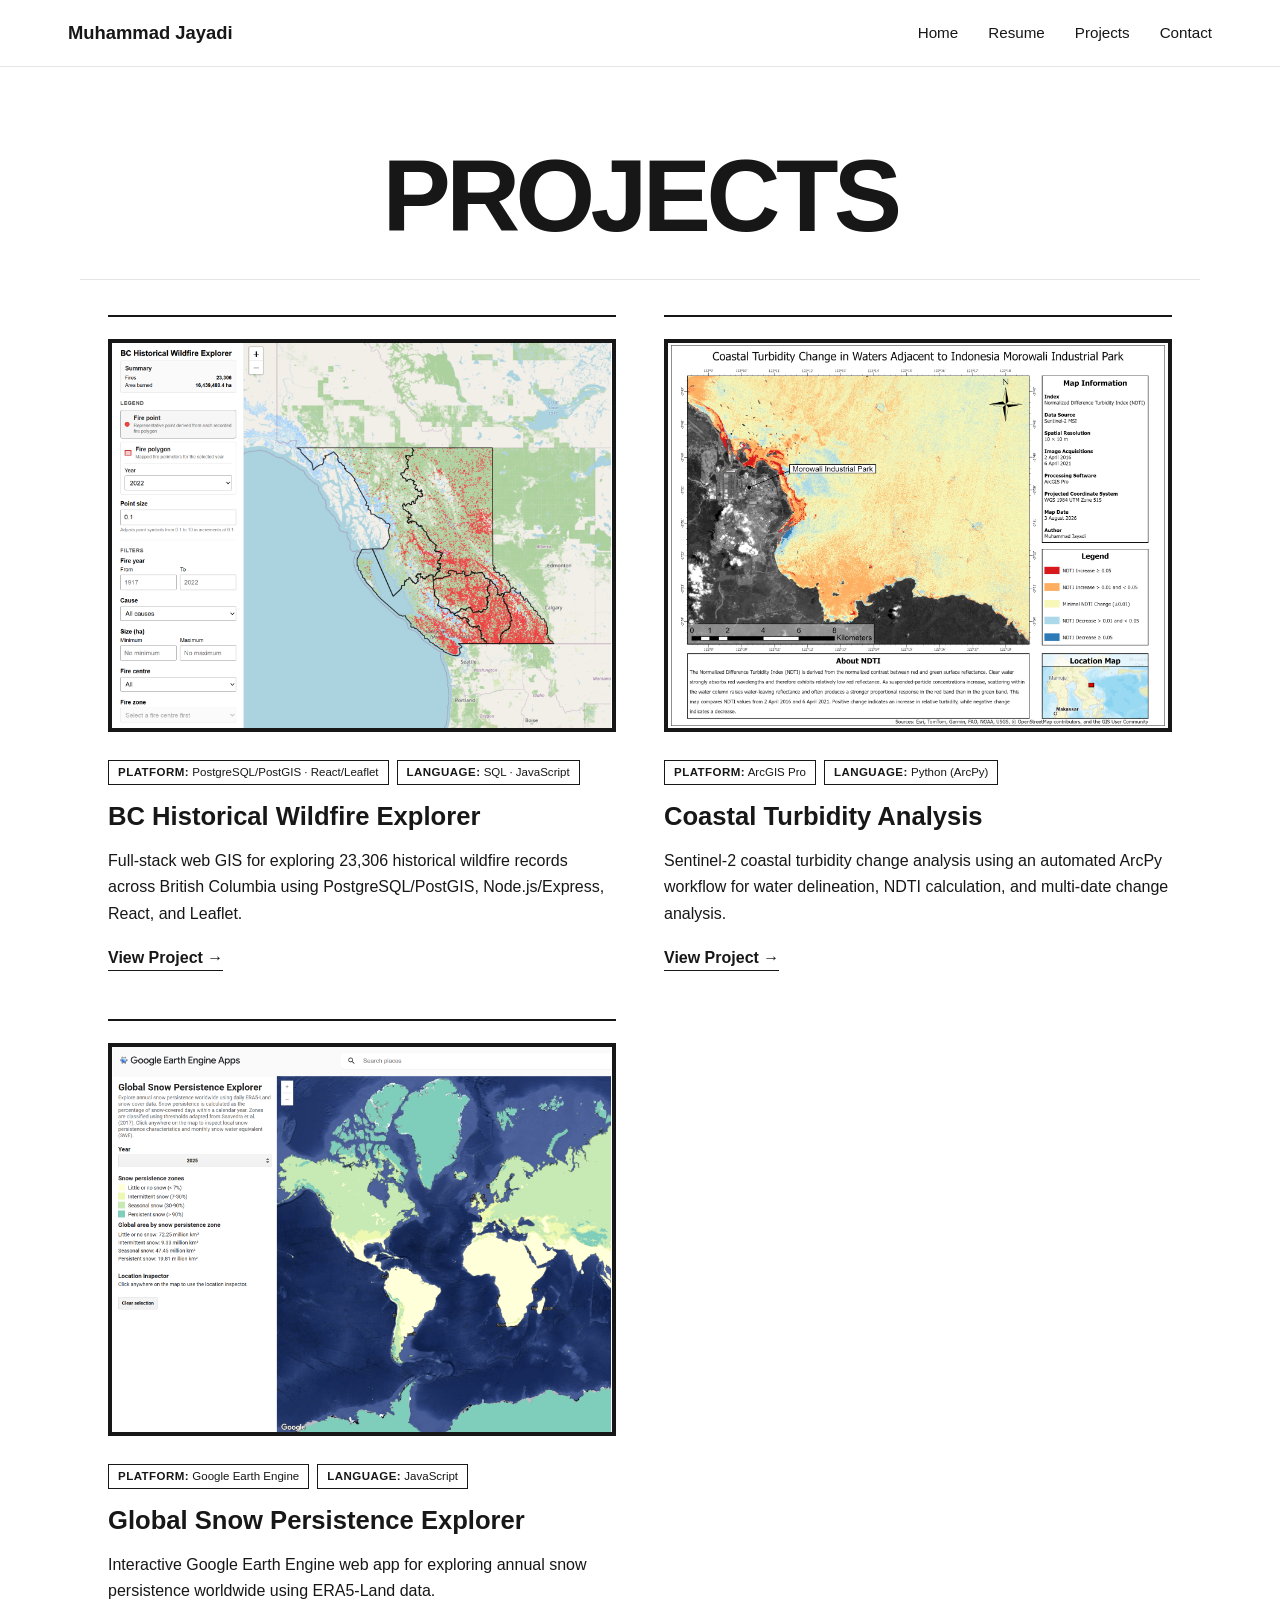
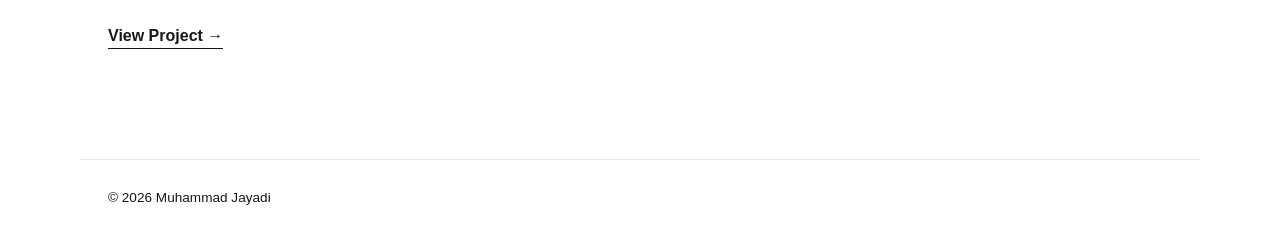
<file: projects.html>
<!DOCTYPE html>
<html lang="en">

<head>
  <meta charset="UTF-8">
  <meta name="viewport" content="width=device-width, initial-scale=1.0">

  <title>Projects | Muhammad Jayadi</title>

  <link rel="stylesheet" href="styles.css">

  <style>

    .portfolio-index-heading {
      max-width: 1120px;
      margin: 0 auto;
      padding: 80px 28px 35px;
      text-align: center;
    }

    .portfolio-index-heading h1 {
      font-size: clamp(4rem, 8vw, 7rem);
      line-height: 0.95;
      letter-spacing: -0.045em;
      font-weight: 800;
    }

    .portfolio-index-grid {
      padding-top: 35px;
    }

    .project-metadata {
      display: flex;
      flex-wrap: wrap;
      gap: 8px;
      margin-bottom: 16px;
    }

    .metadata-tag {
      display: inline-block;
      border: 1px solid #171717;
      padding: 6px 9px;
      font-size: 0.72rem;
      line-height: 1;
    }

    .metadata-tag strong {
      font-weight: 800;
      letter-spacing: 0.04em;
    }

    @media (max-width: 800px) {

      .portfolio-index-heading {
        padding-top: 60px;
        padding-bottom: 25px;
      }

      .portfolio-index-grid {
        padding-top: 25px;
      }

    }

  </style>

</head>


<body>

  <!-- Navigation -->

  <header class="site-header">

    <nav class="navbar">

      <a class="site-name" href="index.html">
        Muhammad Jayadi
      </a>

      <ul class="nav-links">
        <li><a href="index.html">Home</a></li>
        <li><a href="resume.html">Resume</a></li>
        <li><a href="projects.html">Projects</a></li>
        <li><a href="contact.html">Contact</a></li>
      </ul>

    </nav>

  </header>


  <main>

    <!-- Page Heading -->

    <section class="portfolio-index-heading">
      <h1>PROJECTS</h1>
    </section>


    <!-- Projects Grid -->

    <section class="projects-section portfolio-index-grid">

      <div class="projects-grid">


        <!-- BC Historical Wildfire Explorer -->

        <article class="project-card">

          <a
            class="project-image"
            href="bc-historical-wildfire-explorer.html"
          >

            <img
              src="images/bc_historical_wildfire_explorer.png"
              alt="BC Historical Wildfire Explorer web GIS showing historical wildfire records and fire-management boundaries"
            >

          </a>


          <div class="project-content">

            <div class="project-metadata">

              <span class="metadata-tag">
                <strong>PLATFORM:</strong> PostgreSQL/PostGIS · React/Leaflet
              </span>

              <span class="metadata-tag">
                <strong>LANGUAGE:</strong> SQL · JavaScript
              </span>

            </div>


            <h3>
              BC Historical Wildfire Explorer
            </h3>

            <p>
              Full-stack web GIS for exploring 23,306 historical wildfire
              records across British Columbia using PostgreSQL/PostGIS,
              Node.js/Express, React, and Leaflet.
            </p>

            <a
              class="project-link"
              href="bc-historical-wildfire-explorer.html"
            >
              View Project →
            </a>

          </div>

        </article>


        <!-- Coastal Turbidity Analysis -->

        <article class="project-card">

          <a
            class="project-image project-image-map"
            href="coastal-turbidity-analysis.html"
          >

            <img
              src="images/morowali_turbidity_map.png"
              alt="Coastal turbidity change map near the Indonesia Morowali Industrial Park"
            >

          </a>


          <div class="project-content">

            <div class="project-metadata">

              <span class="metadata-tag">
                <strong>PLATFORM:</strong> ArcGIS Pro
              </span>

              <span class="metadata-tag">
                <strong>LANGUAGE:</strong> Python (ArcPy)
              </span>

            </div>


            <h3>
              Coastal Turbidity Analysis
            </h3>

            <p>
              Sentinel-2 coastal turbidity change analysis using an automated
              ArcPy workflow for water delineation, NDTI calculation, and
              multi-date change analysis.
            </p>

            <a
              class="project-link"
              href="coastal-turbidity-analysis.html"
            >
              View Project →
            </a>

          </div>

        </article>


        <!-- Global Snow Persistence Explorer -->

        <article class="project-card">

          <a
            class="project-image"
            href="global-snow-persistence-explorer.html"
          >

            <img
              src="images/snow_persistence_explorer.png"
              alt="Global Snow Persistence Explorer Google Earth Engine web app"
            >

          </a>


          <div class="project-content">

            <div class="project-metadata">

              <span class="metadata-tag">
                <strong>PLATFORM:</strong> Google Earth Engine
              </span>

              <span class="metadata-tag">
                <strong>LANGUAGE:</strong> JavaScript
              </span>

            </div>


            <h3>
              Global Snow Persistence Explorer
            </h3>

            <p>
              Interactive Google Earth Engine web app for exploring annual
              snow persistence worldwide using ERA5-Land data.
            </p>

            <a
              class="project-link"
              href="global-snow-persistence-explorer.html"
            >
              View Project →
            </a>

          </div>

        </article>


      </div>

    </section>

  </main>


  <!-- Footer -->

  <footer class="site-footer">
    <p>© 2026 Muhammad Jayadi</p>
  </footer>

</body>

</html>
</file>
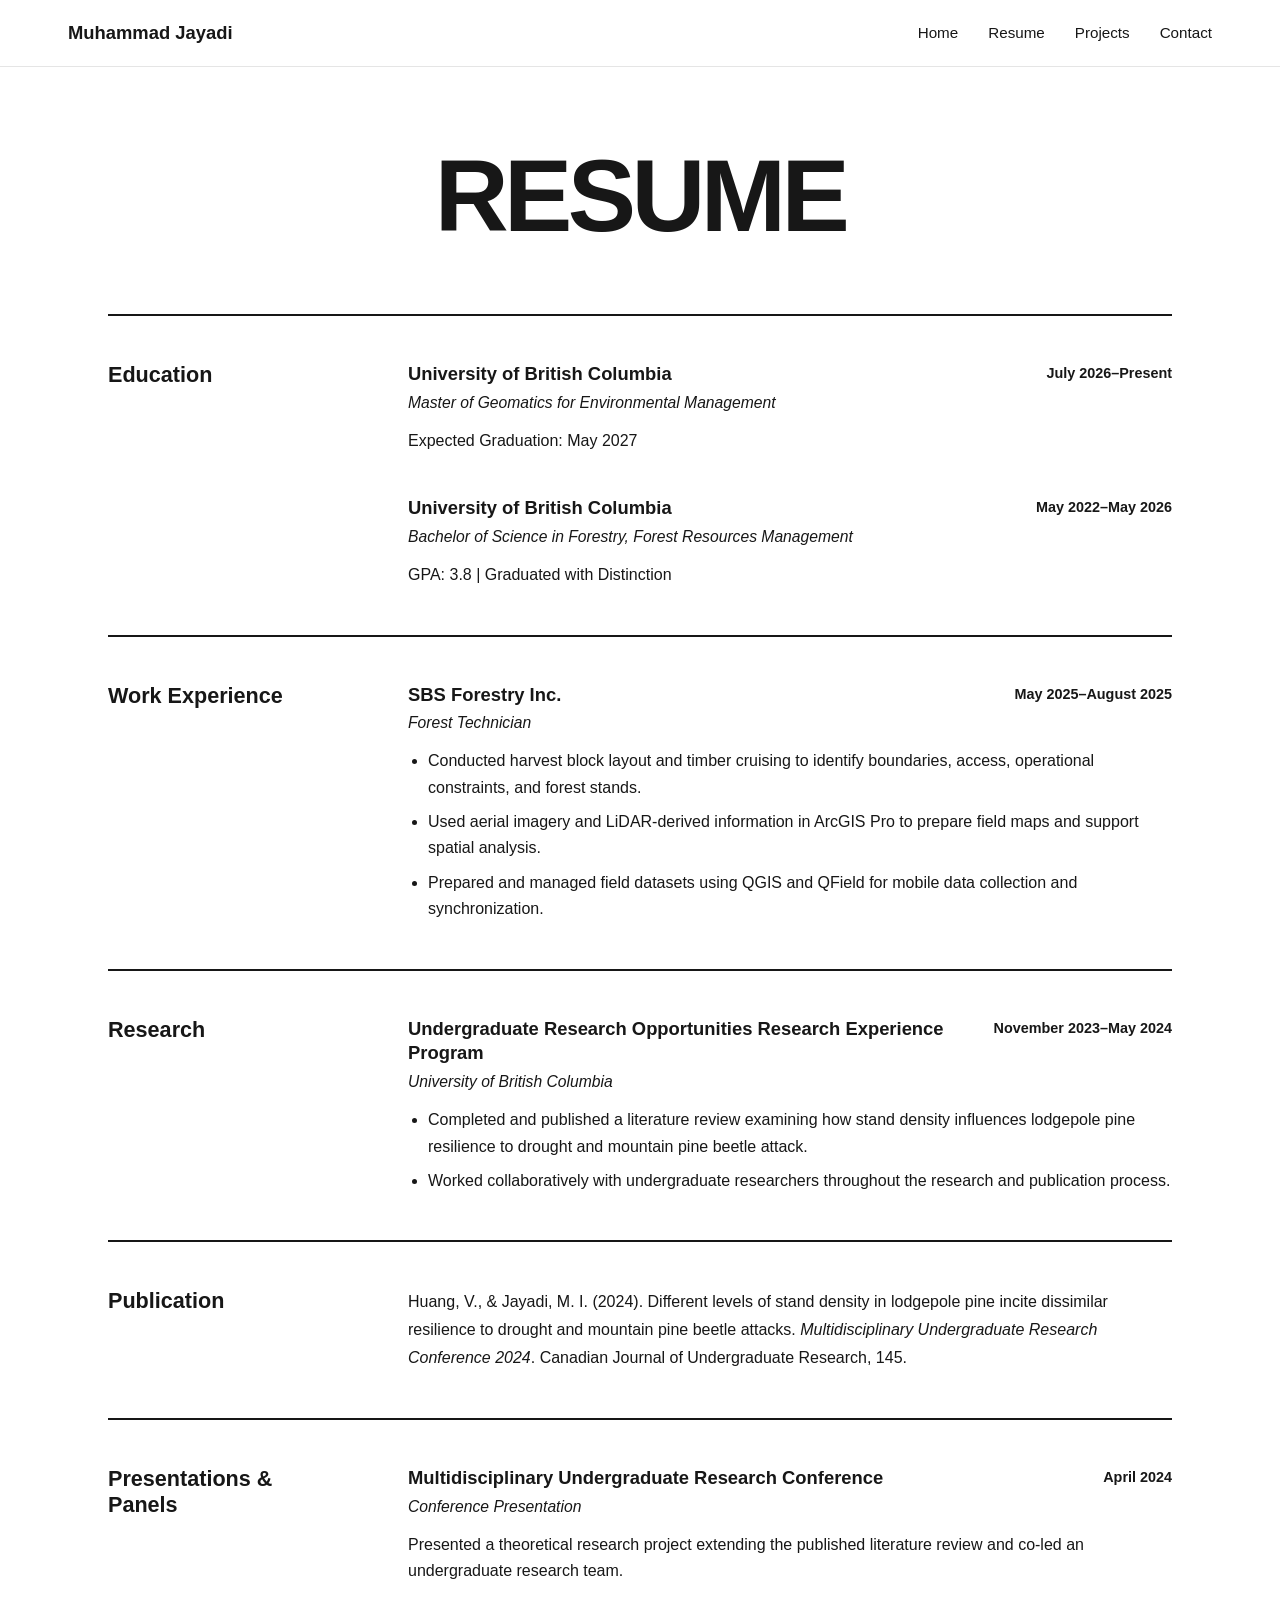
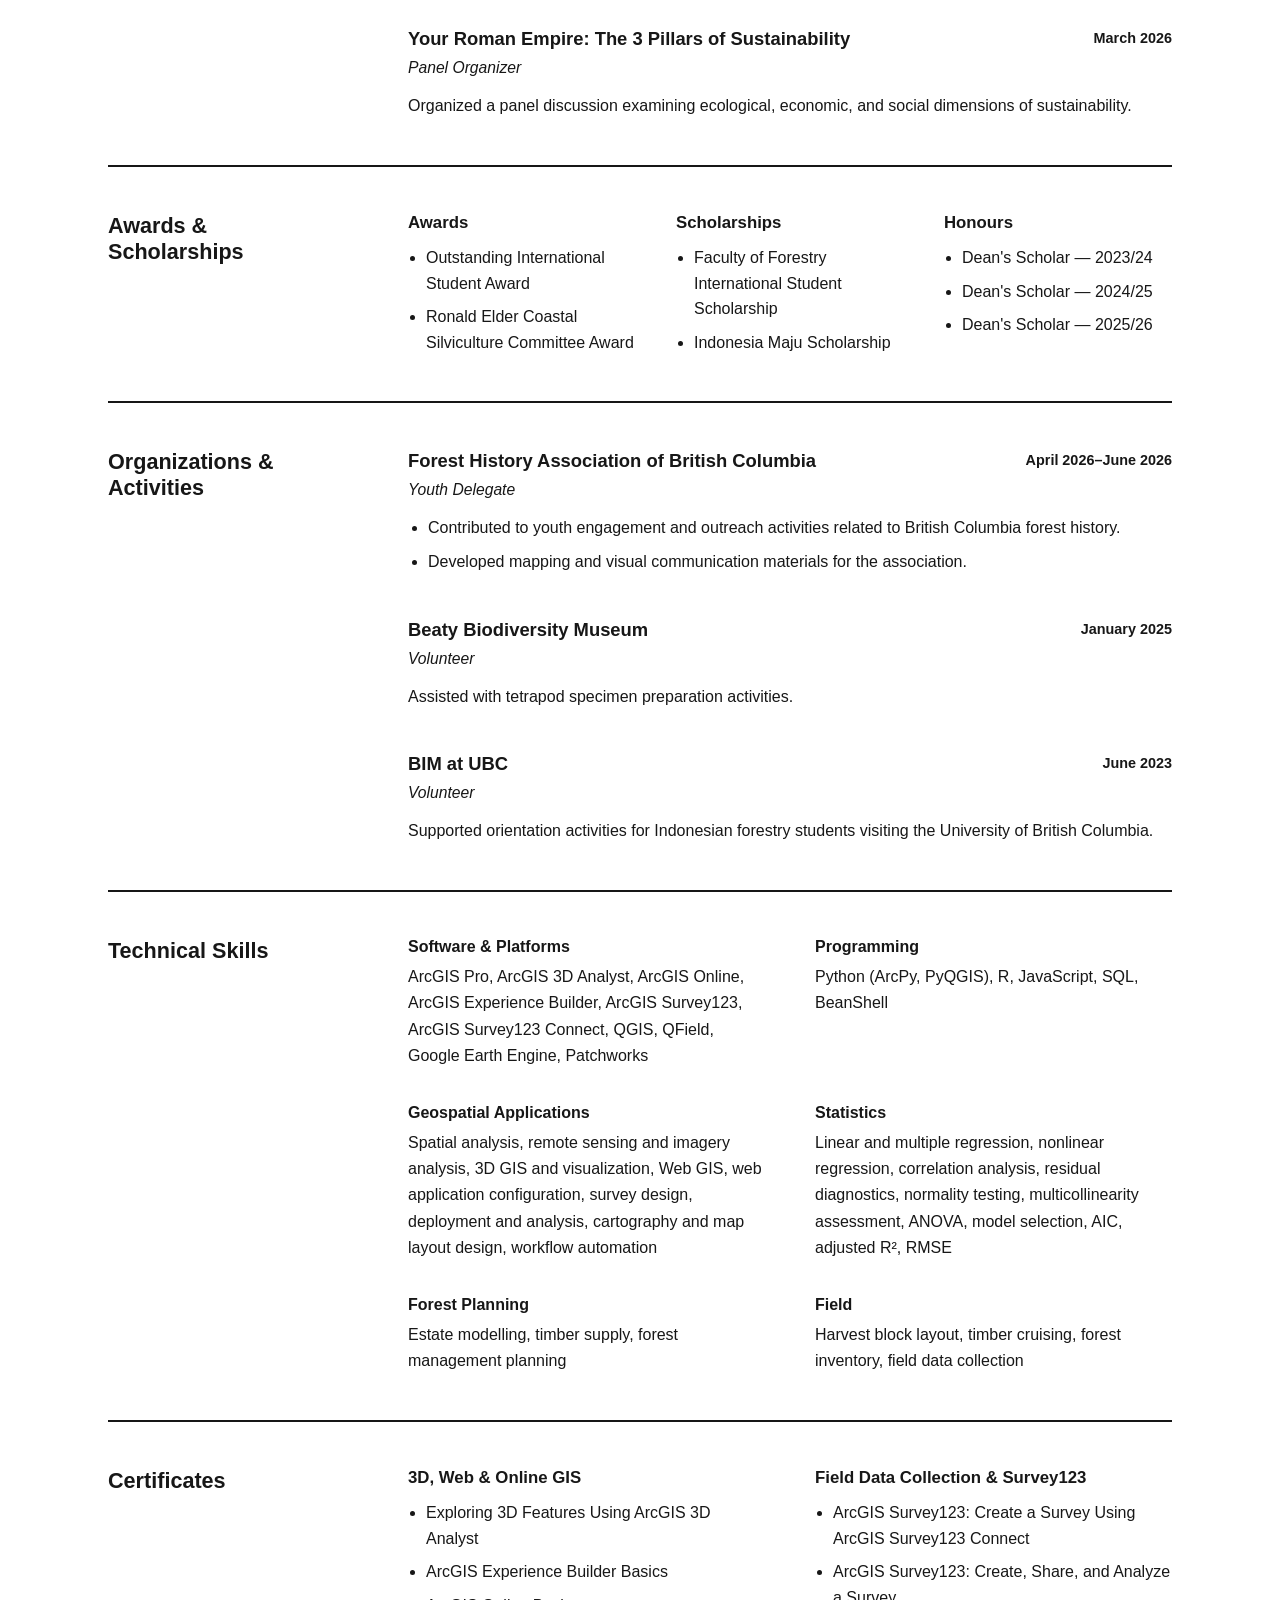
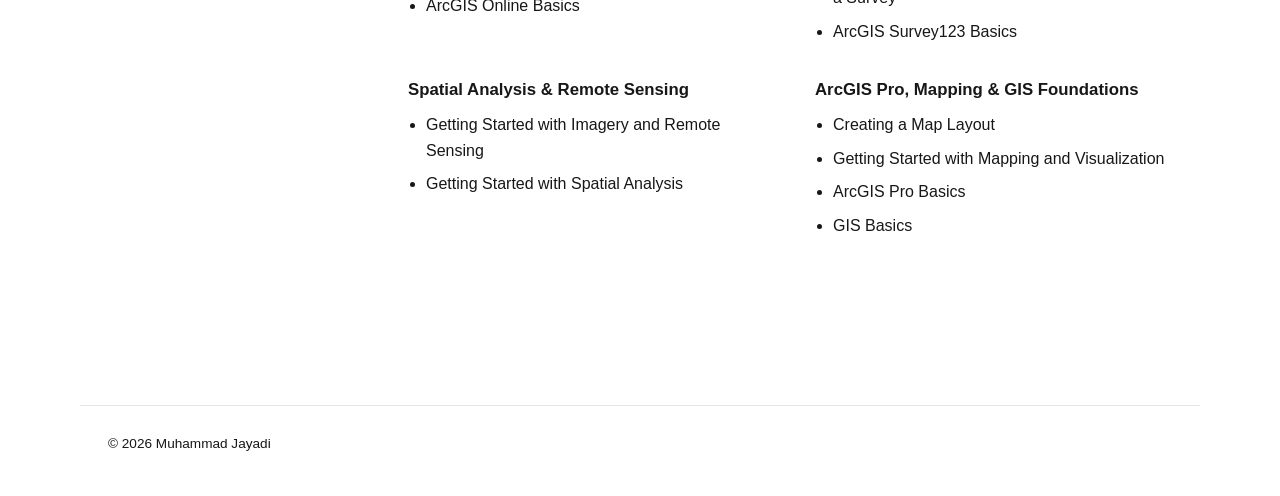
<file: resume.html>
<!DOCTYPE html>
<html lang="en">

<head>
  <meta charset="UTF-8">
  <meta name="viewport" content="width=device-width, initial-scale=1.0">

  <title>Resume | Muhammad Jayadi</title>

  <link rel="stylesheet" href="styles.css">
</head>


<body>

  <!-- Navigation -->

  <header class="site-header">

    <nav class="navbar">

      <a class="site-name" href="index.html">
        Muhammad Jayadi
      </a>

      <ul class="nav-links">
        <li><a href="index.html">Home</a></li>
        <li><a href="resume.html">Resume</a></li>
        <li><a href="projects.html">Projects</a></li>
        <li><a href="contact.html">Contact</a></li>
      </ul>

    </nav>

  </header>


  <main class="resume-page">

    <!-- Heading -->

    <section class="resume-heading">

      <h1>
        RESUME
      </h1>

    </section>


    <!-- Education -->

    <section class="resume-section">

      <h2>
        Education
      </h2>


      <div class="resume-section-content">

        <article class="resume-entry">

          <div class="resume-entry-heading">

            <div>

              <h3>
                University of British Columbia
              </h3>

              <p class="resume-role">
                Master of Geomatics for Environmental Management
              </p>

            </div>

            <p class="resume-date">
              July 2026–Present
            </p>

          </div>

          <p>
            Expected Graduation: May 2027
          </p>

        </article>


        <article class="resume-entry">

          <div class="resume-entry-heading">

            <div>

              <h3>
                University of British Columbia
              </h3>

              <p class="resume-role">
                Bachelor of Science in Forestry, Forest Resources Management
              </p>

            </div>

            <p class="resume-date">
              May 2022–May 2026
            </p>

          </div>

          <p>
            GPA: 3.8 | Graduated with Distinction
          </p>

        </article>

      </div>

    </section>


    <!-- Work Experience -->

    <section class="resume-section">

      <h2>
        Work Experience
      </h2>


      <div class="resume-section-content">

        <article class="resume-entry">

          <div class="resume-entry-heading">

            <div>

              <h3>
                SBS Forestry Inc.
              </h3>

              <p class="resume-role">
                Forest Technician
              </p>

            </div>

            <p class="resume-date">
              May 2025–August 2025
            </p>

          </div>

          <ul>
            <li>
              Conducted harvest block layout and timber cruising to identify
              boundaries, access, operational constraints, and forest stands.
            </li>

            <li>
              Used aerial imagery and LiDAR-derived information in ArcGIS Pro
              to prepare field maps and support spatial analysis.
            </li>

            <li>
              Prepared and managed field datasets using QGIS and QField for
              mobile data collection and synchronization.
            </li>
          </ul>

        </article>

      </div>

    </section>


    <!-- Research -->

    <section class="resume-section">

      <h2>
        Research
      </h2>


      <div class="resume-section-content">

        <article class="resume-entry">

          <div class="resume-entry-heading">

            <div>

              <h3>
                Undergraduate Research Opportunities Research Experience Program
              </h3>

              <p class="resume-role">
                University of British Columbia
              </p>

            </div>

            <p class="resume-date">
              November 2023–May 2024
            </p>

          </div>

          <ul>
            <li>
              Completed and published a literature review examining how stand
              density influences lodgepole pine resilience to drought and
              mountain pine beetle attack.
            </li>

            <li>
              Worked collaboratively with undergraduate researchers throughout
              the research and publication process.
            </li>
          </ul>

        </article>

      </div>

    </section>


    <!-- Publication -->

    <section class="resume-section">

      <h2>
        Publication
      </h2>


      <div class="resume-section-content">

        <article class="resume-entry publication-entry">

          <p>
            Huang, V., &amp; Jayadi, M. I. (2024). Different levels of stand
            density in lodgepole pine incite dissimilar resilience to drought
            and mountain pine beetle attacks.
            <em>Multidisciplinary Undergraduate Research Conference 2024</em>.
            Canadian Journal of Undergraduate Research, 145.
          </p>

        </article>

      </div>

    </section>


    <!-- Presentations & Panels -->

    <section class="resume-section">

      <h2>
        Presentations &amp; Panels
      </h2>


      <div class="resume-section-content">

        <article class="resume-entry">

          <div class="resume-entry-heading">

            <div>

              <h3>
                Multidisciplinary Undergraduate Research Conference
              </h3>

              <p class="resume-role">
                Conference Presentation
              </p>

            </div>

            <p class="resume-date">
              April 2024
            </p>

          </div>

          <p>
            Presented a theoretical research project extending the published
            literature review and co-led an undergraduate research team.
          </p>

        </article>


        <article class="resume-entry">

          <div class="resume-entry-heading">

            <div>

              <h3>
                Your Roman Empire: The 3 Pillars of Sustainability
              </h3>

              <p class="resume-role">
                Panel Organizer
              </p>

            </div>

            <p class="resume-date">
              March 2026
            </p>

          </div>

          <p>
            Organized a panel discussion examining ecological, economic, and
            social dimensions of sustainability.
          </p>

        </article>

      </div>

    </section>


    <!-- Awards & Scholarships -->

    <section class="resume-section">

      <h2>
        Awards &amp; Scholarships
      </h2>


      <div class="resume-section-content resume-groups">

        <div>

          <h3>
            Awards
          </h3>

          <ul>
            <li>Outstanding International Student Award</li>
            <li>Ronald Elder Coastal Silviculture Committee Award</li>
          </ul>

        </div>


        <div>

          <h3>
            Scholarships
          </h3>

          <ul>
            <li>Faculty of Forestry International Student Scholarship</li>
            <li>Indonesia Maju Scholarship</li>
          </ul>

        </div>


        <div>

          <h3>
            Honours
          </h3>

          <ul>
            <li>Dean's Scholar — 2023/24</li>
            <li>Dean's Scholar — 2024/25</li>
            <li>Dean's Scholar — 2025/26</li>
          </ul>

        </div>

      </div>

    </section>


    <!-- Organizations & Activities -->

    <section class="resume-section">

      <h2>
        Organizations &amp; Activities
      </h2>


      <div class="resume-section-content">

        <article class="resume-entry">

          <div class="resume-entry-heading">

            <div>

              <h3>
                Forest History Association of British Columbia
              </h3>

              <p class="resume-role">
                Youth Delegate
              </p>

            </div>

            <p class="resume-date">
              April 2026–June 2026
            </p>

          </div>

          <ul>
            <li>
              Contributed to youth engagement and outreach activities related
              to British Columbia forest history.
            </li>

            <li>
              Developed mapping and visual communication materials for the
              association.
            </li>
          </ul>

        </article>


        <article class="resume-entry">

          <div class="resume-entry-heading">

            <div>

              <h3>
                Beaty Biodiversity Museum
              </h3>

              <p class="resume-role">
                Volunteer
              </p>

            </div>

            <p class="resume-date">
              January 2025
            </p>

          </div>

          <p>
            Assisted with tetrapod specimen preparation activities.
          </p>

        </article>


        <article class="resume-entry">

          <div class="resume-entry-heading">

            <div>

              <h3>
                BIM at UBC
              </h3>

              <p class="resume-role">
                Volunteer
              </p>

            </div>

            <p class="resume-date">
              June 2023
            </p>

          </div>

          <p>
            Supported orientation activities for Indonesian forestry students
            visiting the University of British Columbia.
          </p>

        </article>

      </div>

    </section>


    <!-- Technical Skills -->

    <section class="resume-section">

      <h2>
        Technical Skills
      </h2>


      <div class="resume-section-content skills-grid">

        <div>

          <h3>
            Software &amp; Platforms
          </h3>

          <p>
            ArcGIS Pro, ArcGIS 3D Analyst, ArcGIS Online, ArcGIS Experience
            Builder, ArcGIS Survey123, ArcGIS Survey123 Connect, QGIS, QField,
            Google Earth Engine, Patchworks
          </p>

        </div>


        <div>

          <h3>
            Programming
          </h3>

          <p>
            Python (ArcPy, PyQGIS), R, JavaScript, SQL, BeanShell
          </p>

        </div>


        <div>

          <h3>
            Geospatial Applications
          </h3>

          <p>
            Spatial analysis, remote sensing and imagery analysis, 3D GIS and
            visualization, Web GIS, web application configuration, survey
            design, deployment and analysis, cartography and map layout design,
            workflow automation
          </p>

        </div>


        <div>

          <h3>
            Statistics
          </h3>

          <p>
            Linear and multiple regression, nonlinear regression, correlation
            analysis, residual diagnostics, normality testing, multicollinearity
            assessment, ANOVA, model selection, AIC, adjusted R², RMSE
          </p>

        </div>


        <div>

          <h3>
            Forest Planning
          </h3>

          <p>
            Estate modelling, timber supply, forest management planning
          </p>

        </div>


        <div>

          <h3>
            Field
          </h3>

          <p>
            Harvest block layout, timber cruising, forest inventory, field
            data collection
          </p>

        </div>

      </div>

    </section>

    <!-- Certificates -->

    <section class="resume-section">

      <h2>
        Certificates
      </h2>


      <div class="resume-section-content certificate-groups">

        <div class="certificate-group">

          <h3>
            3D, Web &amp; Online GIS
          </h3>

          <ul>
            <li>Exploring 3D Features Using ArcGIS 3D Analyst</li>
            <li>ArcGIS Experience Builder Basics</li>
            <li>ArcGIS Online Basics</li>
          </ul>

        </div>


        <div class="certificate-group">

          <h3>
            Field Data Collection &amp; Survey123
          </h3>

          <ul>
            <li>ArcGIS Survey123: Create a Survey Using ArcGIS Survey123 Connect</li>
            <li>ArcGIS Survey123: Create, Share, and Analyze a Survey</li>
            <li>ArcGIS Survey123 Basics</li>
          </ul>

        </div>


        <div class="certificate-group">

          <h3>
            Spatial Analysis &amp; Remote Sensing
          </h3>

          <ul>
            <li>Getting Started with Imagery and Remote Sensing</li>
            <li>Getting Started with Spatial Analysis</li>
          </ul>

        </div>


        <div class="certificate-group">

          <h3>
            ArcGIS Pro, Mapping &amp; GIS Foundations
          </h3>

          <ul>
            <li>Creating a Map Layout</li>
            <li>Getting Started with Mapping and Visualization</li>
            <li>ArcGIS Pro Basics</li>
            <li>GIS Basics</li>
          </ul>

        </div>

      </div>

    </section>


  </main>


  <!-- Footer -->

  <footer class="site-footer">
    <p>© 2026 Muhammad Jayadi</p>
  </footer>

</body>

</html>
</file>
<file: styles.css>
/* -------------------------------------------------------
   Base
------------------------------------------------------- */

* {
  box-sizing: border-box;
  margin: 0;
  padding: 0;
}

html {
  scroll-behavior: smooth;
}

body {
  font-family: "Segoe UI", Arial, Helvetica, sans-serif;
  background: #ffffff;
  color: #171717;
}

a {
  color: inherit;
  text-decoration: none;
}

img {
  display: block;
  max-width: 100%;
}


/* -------------------------------------------------------
   Navigation
------------------------------------------------------- */

.site-header {
  width: 100%;
  background: #ffffff;
  border-bottom: 1px solid #e5e5e5;
}

.navbar {
  max-width: 1200px;
  margin: 0 auto;
  padding: 22px 28px;

  display: flex;
  align-items: center;
  justify-content: space-between;
}

.site-name {
  font-size: 1.15rem;
  font-weight: 700;
}

.nav-links {
  list-style: none;

  display: flex;
  align-items: center;
  gap: 30px;
}

.nav-links a {
  font-size: 0.95rem;
  padding-bottom: 4px;

  border-bottom: 2px solid transparent;

  transition: border-color 0.2s ease;
}

.nav-links a:hover {
  border-bottom-color: #171717;
}


/* -------------------------------------------------------
   Hero
------------------------------------------------------- */

.hero {
  max-width: 1200px;
  margin: 0 auto;
  padding: 80px 28px 100px;

  display: grid;
  grid-template-columns:
    minmax(300px, 0.9fr)
    minmax(0, 1.2fr);

  gap: 72px;
  align-items: center;
}

.hero-image img {
  width: 100%;
  aspect-ratio: 4 / 5;

  object-fit: cover;
  object-position: center;
}

.hero-content h1 {
  font-size: clamp(2.8rem, 4.5vw, 4.8rem);
  line-height: 1;
  letter-spacing: -0.04em;
  font-weight: 800;
  margin-bottom: 30px;
  white-space: nowrap;
}

@media (max-width: 800px) {
  .hero-content h1 {
    white-space: normal;
  }
}

.hero-intro {
  max-width: 720px;

  font-size: 1.1rem;
  line-height: 1.7;
}

.hero-links {
  display: flex;
  flex-wrap: wrap;

  gap: 12px;
  margin: 32px 0;
}

.hero-links a {
  border: 1px solid #171717;

  padding: 11px 18px;

  font-size: 0.95rem;
  font-weight: 600;

  transition:
    background 0.2s ease,
    color 0.2s ease;
}

.hero-links .primary-button {
  background: #171717;
  color: #ffffff;
}

.hero-links a:hover {
  background: #171717;
  color: #ffffff;
}

.hero-interests {
  border-top: 1px solid #dddddd;
  padding-top: 22px;

  font-size: 0.95rem;
  line-height: 1.7;
}


/* -------------------------------------------------------
   Shared
------------------------------------------------------- */

.section-label {
  font-size: 0.8rem;
  font-weight: 700;
  letter-spacing: 0.14em;
}

.section-heading {
  margin-bottom: 46px;
}

.section-heading .section-label {
  margin-bottom: 10px;
}

.section-heading h2 {
  font-size: clamp(2.5rem, 3.7vw, 3.8rem);
  line-height: 1;
  letter-spacing: -0.035em;
}


/* -------------------------------------------------------
   Homepage Projects
------------------------------------------------------- */

.projects-section {
  max-width: 1120px;
  margin: 0 auto;

  padding: 90px 28px 110px;

  border-top: 1px solid #e5e5e5;
}

.projects-grid {
  display: grid;
  grid-template-columns: repeat(2, minmax(0, 1fr));

  gap: 48px;
}

.project-card {
  border-top: 2px solid #171717;
  padding-top: 22px;
}

.project-image {
  display: block;

  width: 100%;
  aspect-ratio: 11 / 8.5;

  overflow: hidden;

  margin-bottom: 28px;

  background: #ffffff;
  border: 4px solid #171717;
}

.project-image img,
.project-image-map img {
  width: 100%;
  height: 100%;

  object-fit: contain;
  object-position: center;

  transition: opacity 0.25s ease;
}

.project-image:hover img {
  opacity: 0.92;
}

.project-type {
  font-size: 0.78rem;
  font-weight: 700;

  letter-spacing: 0.08em;
  text-transform: uppercase;

  margin-bottom: 14px;
}

.project-card h3 {
  font-size: 1.6rem;
  line-height: 1.2;

  margin-bottom: 16px;
}

.project-card p {
  font-size: 1rem;
  line-height: 1.65;
}

.project-link {
  display: inline-block;

  margin-top: 22px;

  font-weight: 700;

  border-bottom: 1px solid #171717;
  padding-bottom: 3px;
}

.project-link:hover {
  opacity: 0.55;
}


/* -------------------------------------------------------
   Contact Section
------------------------------------------------------- */

.contact-section {
  max-width: 1120px;
  margin: 0 auto;

  padding: 90px 28px;

  border-top: 1px solid #e5e5e5;
}

.contact-section .section-label {
  margin-bottom: 12px;
}

.contact-section h2 {
  font-size: clamp(2.5rem, 4vw, 4rem);
  line-height: 1;

  letter-spacing: -0.035em;

  margin-bottom: 24px;
}

.contact-text {
  font-size: 1.05rem;
  line-height: 1.7;

  margin-bottom: 28px;
}

.contact-links {
  display: flex;
  flex-wrap: wrap;

  gap: 12px;
}

.contact-links a {
  border: 1px solid #171717;

  padding: 11px 18px;

  font-size: 0.95rem;
  font-weight: 600;
}

.contact-links a:hover {
  background: #171717;
  color: #ffffff;
}


/* -------------------------------------------------------
   Resume
------------------------------------------------------- */

.resume-page {
  max-width: 1120px;
  margin: 0 auto;

  padding: 80px 28px 120px;
}

.resume-heading {
  text-align: center;

  padding-bottom: 70px;
}

.resume-heading h1 {
  font-size: clamp(4rem, 8vw, 7rem);
  line-height: 0.95;

  letter-spacing: -0.045em;
  font-weight: 800;
}

.resume-section {
  display: grid;
  grid-template-columns: 240px minmax(0, 1fr);

  gap: 60px;

  padding: 46px 0;

  border-top: 2px solid #171717;
}

.resume-section h2 {
  font-size: 1.35rem;
  line-height: 1.2;
}

.resume-section-content {
  min-width: 0;
}

.resume-entry + .resume-entry {
  margin-top: 42px;
}

.resume-entry-heading {
  display: flex;
  justify-content: space-between;
  align-items: flex-start;

  gap: 30px;

  margin-bottom: 12px;
}

.resume-entry h3 {
  font-size: 1.15rem;
  line-height: 1.35;
}

.resume-role {
  margin-top: 3px;

  font-size: 0.98rem;
  font-style: italic;
}

.resume-date {
  flex-shrink: 0;

  font-size: 0.9rem;
  font-weight: 600;

  text-align: right;
}

.resume-entry p {
  line-height: 1.65;
}

.resume-entry ul {
  padding-left: 20px;
  margin-top: 12px;
}

.resume-entry li {
  line-height: 1.65;
}

.resume-entry li + li {
  margin-top: 8px;
}

.publication-entry p {
  font-size: 1rem;
  line-height: 1.75;
}

.resume-groups {
  display: grid;
  grid-template-columns: repeat(3, minmax(0, 1fr));

  gap: 40px;
}

.resume-groups h3 {
  font-size: 1.05rem;
  margin-bottom: 12px;
}

.resume-groups ul {
  padding-left: 18px;
}

.resume-groups li {
  line-height: 1.6;
}

.resume-groups li + li {
  margin-top: 8px;
}


.certificate-groups {
  display: grid;
  grid-template-columns: repeat(2, minmax(0, 1fr));

  gap: 36px 50px;
}

.certificate-group h3 {
  font-size: 1.05rem;
  margin-bottom: 12px;
}

.certificate-group ul {
  padding-left: 18px;
}

.certificate-group li {
  line-height: 1.6;
}

.certificate-group li + li {
  margin-top: 8px;
}

.skills-grid {
  display: grid;
  grid-template-columns: repeat(2, minmax(0, 1fr));

  gap: 34px 50px;
}

.skills-grid h3 {
  font-size: 1rem;
  margin-bottom: 8px;
}

.skills-grid p {
  line-height: 1.65;
}


/* -------------------------------------------------------
   Portfolio Page
------------------------------------------------------- */

.portfolio-page {
  max-width: 1120px;
  margin: 0 auto;

  padding: 80px 28px 120px;
}


/* Portfolio Heading */

.portfolio-heading {
  max-width: 800px;

  margin-bottom: 90px;
}

.portfolio-heading h1 {
  font-size: clamp(4rem, 8vw, 7rem);
  line-height: 0.95;

  letter-spacing: -0.045em;
  font-weight: 800;

  margin-bottom: 28px;
}

.portfolio-heading p {
  max-width: 650px;

  font-size: 1.15rem;
  line-height: 1.7;
}


/* Individual Projects */

.portfolio-project {
  display: grid;
  grid-template-columns: 90px minmax(0, 1fr);

  gap: 50px;

  padding: 70px 0 100px;

  border-top: 3px solid #171717;
}

.portfolio-project-number {
  font-size: 1.1rem;
  font-weight: 800;

  padding-top: 6px;
}

.portfolio-project-main {
  min-width: 0;
}

.portfolio-project-header {
  max-width: 850px;

  margin-bottom: 38px;
}

.portfolio-project-header h2 {
  font-size: clamp(2.3rem, 4vw, 4rem);
  line-height: 1;

  letter-spacing: -0.035em;

  margin-bottom: 15px;
}

.portfolio-project-subtitle {
  max-width: 780px;

  font-size: 1.05rem;
  line-height: 1.6;
}


/* Portfolio Image */

.portfolio-project-image {
  display: block;

  width: 100%;
  aspect-ratio: 11 / 8.5;

  margin-bottom: 42px;

  overflow: hidden;

  border: 4px solid #171717;
  background: #ffffff;
}

.portfolio-project-image img {
  width: 100%;
  height: 100%;

  object-fit: contain;
  object-position: center;

  transition: opacity 0.25s ease;
}

.portfolio-project-image:hover img {
  opacity: 0.92;
}


/* Portfolio Details */

.portfolio-project-details {
  display: grid;
  grid-template-columns: repeat(2, minmax(0, 1fr));

  gap: 60px;

  padding-top: 8px;
}

.portfolio-project-details h3 {
  font-size: 1.05rem;

  margin-bottom: 14px;
}

.portfolio-project-details p {
  line-height: 1.7;
}

.portfolio-project-details p + p {
  margin-top: 14px;
}

.portfolio-project-details ul {
  padding-left: 20px;
}

.portfolio-project-details li {
  line-height: 1.65;
}

.portfolio-project-details li + li {
  margin-top: 7px;
}


/* Result */

.portfolio-result {
  max-width: 800px;

  margin-top: 36px;

  padding-top: 28px;

  border-top: 1px solid #dddddd;

  font-size: 1rem;
  line-height: 1.7;
}


/* Portfolio Links */

.portfolio-project-links {
  display: flex;
  flex-wrap: wrap;

  gap: 12px;

  margin-top: 38px;
}

.portfolio-project-links a {
  padding: 12px 18px;

  border: 1px solid #171717;

  font-size: 0.95rem;
  font-weight: 700;

  transition:
    background 0.2s ease,
    color 0.2s ease;
}

.portfolio-primary-link {
  background: #171717;
  color: #ffffff;
}

.portfolio-project-links a:hover {
  background: #171717;
  color: #ffffff;
}


/* -------------------------------------------------------
   Footer
------------------------------------------------------- */

.site-footer {
  max-width: 1120px;

  margin: 0 auto;

  padding: 30px 28px 45px;

  border-top: 1px solid #e5e5e5;

  font-size: 0.85rem;
}


/* -------------------------------------------------------
   Responsive
------------------------------------------------------- */

@media (max-width: 800px) {

  .navbar {
    align-items: flex-start;
    flex-direction: column;

    gap: 18px;
  }

  .nav-links {
    flex-wrap: wrap;

    gap: 14px 22px;
  }


  /* Hero */

  .hero {
    grid-template-columns: 1fr;

    gap: 42px;

    padding-top: 50px;
    padding-bottom: 70px;
  }

  .hero-image {
    max-width: 520px;
  }

  .hero-content h1 {
    font-size: clamp(3rem, 14vw, 5rem);
  }


  /* Homepage Projects */

  .projects-section {
    padding-top: 70px;
    padding-bottom: 85px;
  }

  .projects-grid {
    grid-template-columns: 1fr;

    gap: 60px;
  }


  /* Resume */

  .resume-page {
    padding-top: 60px;
  }

  .resume-heading {
    padding-bottom: 55px;
  }

  .resume-section {
    grid-template-columns: 1fr;

    gap: 24px;

    padding: 38px 0;
  }

  .resume-entry-heading {
    flex-direction: column;

    gap: 6px;
  }

  .resume-date {
    text-align: left;
  }

  .resume-groups {
    grid-template-columns: 1fr;

    gap: 28px;
  }

  .certificate-groups {
    grid-template-columns: 1fr;

    gap: 28px;
  }


  .skills-grid {
    grid-template-columns: 1fr;

    gap: 28px;
  }


  /* Portfolio */

  .portfolio-page {
    padding-top: 60px;
  }

  .portfolio-heading {
    margin-bottom: 65px;
  }

  .portfolio-project {
    grid-template-columns: 1fr;

    gap: 20px;

    padding: 55px 0 80px;
  }

  .portfolio-project-number {
    font-size: 0.95rem;
  }

  .portfolio-project-details {
    grid-template-columns: 1fr;

    gap: 34px;
  }

}
</file>
